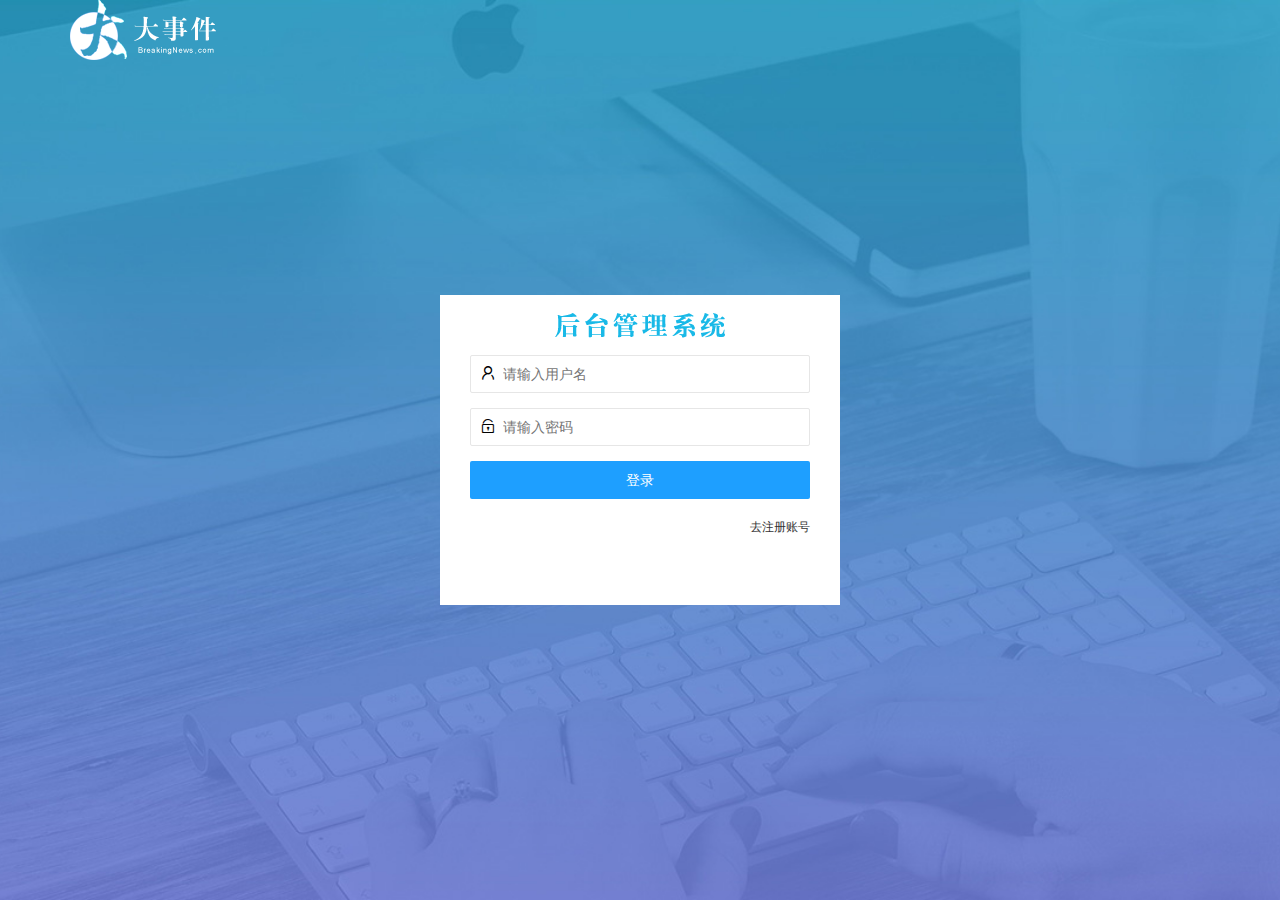
<file: login.html>
<!DOCTYPE html>
<html lang="en">

<head>
    <meta charset="UTF-8" />
    <meta name="viewport" content="width=device-width, initial-scale=1.0" />
    <title>大事件-登录/注册</title>
    <!-- 导入 LayUI 的样式 -->
    <link rel="stylesheet" href="/assets/lib/layui/css/layui.css" />
    <!-- 导入自己的样式表 -->
    <link rel="stylesheet" href="/assets/css/login.css" />
</head>

<body>
    <!-- 头部的 Logo 区域 -->
    <!-- <div class="layui-main">
      <img src="/assets/images/logo.png" alt="" />
    </div> -->
    <div class="layui-main">
        <img src="/assets/images/logo.png" alt="" />
    </div>

    <!-- 登录注册区域 -->
    <!-- <div class="loginAndRegBox">
      <div class="title-box"></div>
    </div> -->
    <div class="loginAndRegBox">
        <div class="title-box"></div>
        <!-- 登录的div -->
        <div class='login-box'>
            <form class="layui-form" action="" id="form_login">
                <div class="layui-form-item ">
                    <i class="layui-icon layui-icon-face-smile layui-icon-username"></i>
                    <input type="text" name="username" required lay-verify="required|pwd" placeholder="请输入用户名"
                        autocomplete="off" class="layui-input ">
                </div>
                <div class="layui-form-item ">
                    <i class="layui-icon layui-icon-face-smile layui-icon-password"></i>
                    <input type="password" name="password" required lay-verify="required|pwd" placeholder="请输入密码"
                        autocomplete="off" class="layui-input">
                </div>
                <button class="layui-btn layui-btn-fluid layui-btn-normal" lay-submit lay-filter="formDemo">登录</button>

                <div class="layui-form-item links">
                    <a href="javascript:;" id="link_reg">
                        去注册账号
                    </a>
                </div>
            </form>
        </div>
        <!-- 注册的div -->
        <div class="reg-box">
            <form class="layui-form" action="" id="form_reg">
                <div class="layui-form-item ">
                    <i class="layui-icon layui-icon-face-smile layui-icon-username"></i>
                    <input type="text" name="username" required lay-verify="required" placeholder="请输入用户名"
                        autocomplete="off" class="layui-input">
                </div>
                <div class="layui-form-item ">
                    <i class="layui-icon layui-icon-face-smile layui-icon-password"></i>
                    <input type="password" name="password" required lay-verify="required|pwd" placeholder="请输入密码"
                        autocomplete="off" class="layui-input">
                </div>
                <div class="layui-form-item ">
                    <i class="layui-icon layui-icon-face-smile layui-icon-password"></i>
                    <input type="password" name="password" required lay-verify="required|pwd|repwd" placeholder="再次确认密码"
                        autocomplete="off" class="layui-input">
                </div>
                <button class="layui-btn layui-btn-fluid layui-btn-normal" lay-submit lay-filter="formDemo">注册</button>

                <div class="layui-form-item links">
                    <a href="javascript:;" id="link_login">
                        登录
                    </a>
                </div>
            </form>

        </div>
    </div>

    <script src="/assets/lib/layui/layui.all.js"></script>
    <script src="/assets/lib/jquery.js"></script>
    <script src="/assets/js/baseAPI.js"></script>
    <script src="/assets/js/login.js"></script>
</body>

</html>
</file>
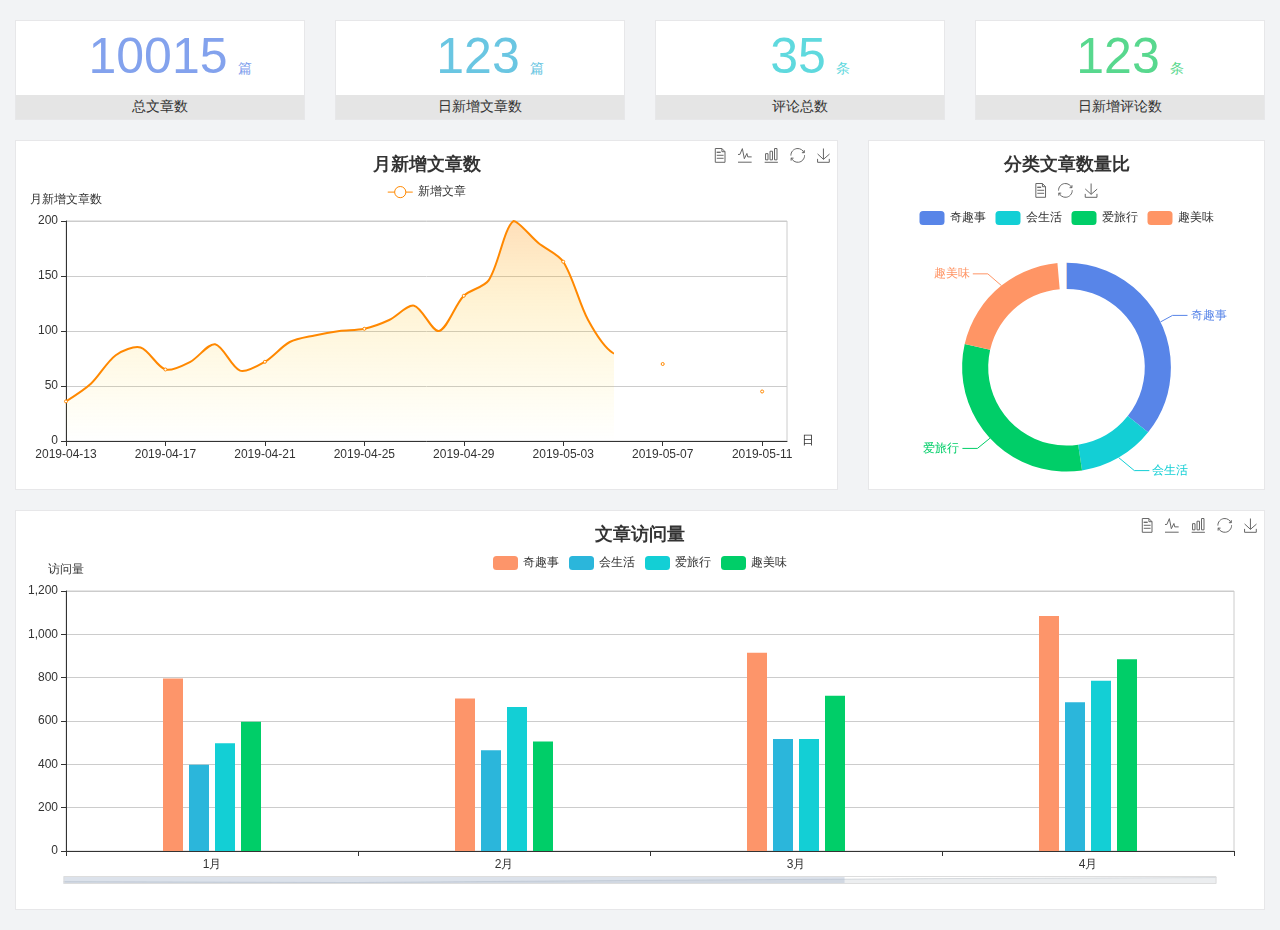
<file: home/dashboard.html>
<!DOCTYPE html>
<html lang="en">

<head>
  <meta charset="UTF-8">
  <meta name="viewport" content="width=device-width, initial-scale=1.0">
  <meta http-equiv="X-UA-Compatible" content="ie=edge">
  <title>图表统计</title>
  <link rel="stylesheet" href="../../assets/lib/bootstrap.css" />
  <link rel="stylesheet" href="../../assets/lib/main.css" />
  <script src="../../assets/lib/jquery.js"></script>
  <script type="text/javascript" src="../../assets/lib/echarts.min.js"></script>
</head>

<body>
  <div class="container-fluid">
    <div class="row spannel_list">
      <div class="col-sm-3 col-xs-6">
        <div class="spannel">
          <em>10015</em><span>篇</span>
          <b>总文章数</b>
        </div>
      </div>
      <div class="col-sm-3 col-xs-6">
        <div class="spannel scolor01">
          <em>123</em><span>篇</span>
          <b>日新增文章数</b>
        </div>
      </div>
      <div class="col-sm-3 col-xs-6">
        <div class="spannel scolor02">
          <em>35</em><span>条</span>
          <b>评论总数</b>
        </div>
      </div>
      <div class="col-sm-3 col-xs-6">
        <div class="spannel scolor03">
          <em>123</em><span>条</span>
          <b>日新增评论数</b>
        </div>
      </div>
    </div>
  </div>

  <div class="container-fluid">
    <div class="row curve-pie">
      <div class="col-lg-8 col-md-8">
        <div class="gragh_pannel" id="curve_show"></div>
      </div>
      <div class="col-lg-4 col-md-4">
        <div class="gragh_pannel" id="pie_show"></div>
      </div>
    </div>
  </div>

  <div class="container-fluid">
    <div class="column_pannel" id="column_show"></div>
  </div>

  <script>
    var oChart = echarts.init(document.getElementById('curve_show'));
    var aList_all = [
      { 'count': 36, 'date': '2019-04-13' },
      { 'count': 52, 'date': '2019-04-14' },
      { 'count': 78, 'date': '2019-04-15' },
      { 'count': 85, 'date': '2019-04-16' },
      { 'count': 65, 'date': '2019-04-17' },
      { 'count': 72, 'date': '2019-04-18' },
      { 'count': 88, 'date': '2019-04-19' },
      { 'count': 64, 'date': '2019-04-20' },
      { 'count': 72, 'date': '2019-04-21' },
      { 'count': 90, 'date': '2019-04-22' },
      { 'count': 96, 'date': '2019-04-23' },
      { 'count': 100, 'date': '2019-04-24' },
      { 'count': 102, 'date': '2019-04-25' },
      { 'count': 110, 'date': '2019-04-26' },
      { 'count': 123, 'date': '2019-04-27' },
      { 'count': 100, 'date': '2019-04-28' },
      { 'count': 132, 'date': '2019-04-29' },
      { 'count': 146, 'date': '2019-04-30' },
      { 'count': 200, 'date': '2019-05-01' },
      { 'count': 180, 'date': '2019-05-02' },
      { 'count': 163, 'date': '2019-05-03' },
      { 'count': 110, 'date': '2019-05-04' },
      { 'count': 80, 'date': '2019-05-05' },
      { 'count': 82, 'date': '2019-05-06' },
      { 'count': 70, 'date': '2019-05-07' },
      { 'count': 65, 'date': '2019-05-08' },
      { 'count': 54, 'date': '2019-05-09' },
      { 'count': 40, 'date': '2019-05-10' },
      { 'count': 45, 'date': '2019-05-11' },
      { 'count': 38, 'date': '2019-05-12' },
    ];

    let aCount = [];
    let aDate = [];

    for (var i = 0; i < aList_all.length; i++) {
      aCount.push(aList_all[i].count);
      aDate.push(aList_all[i].date);
    }

    var chartopt = {
      title: {
        text: '月新增文章数',
        left: 'center',
        top: '10'
      },
      tooltip: {
        trigger: 'axis'
      },
      legend: {
        data: ['新增文章'],
        top: '40'
      },
      toolbox: {
        show: true,
        feature: {
          mark: { show: true },
          dataView: { show: true, readOnly: false },
          magicType: { show: true, type: ['line', 'bar'] },
          restore: { show: true },
          saveAsImage: { show: true }
        }
      },
      calculable: true,
      xAxis: [
        {
          name: '日',
          type: 'category',
          boundaryGap: false,
          data: aDate
        }
      ],
      yAxis: [
        {
          name: '月新增文章数',
          type: 'value'
        }
      ],
      series: [
        {
          name: '新增文章',
          type: 'line',
          smooth: true,
          itemStyle: { normal: { areaStyle: { type: 'default' }, color: '#f80' }, lineStyle: { color: '#f80' } },
          data: aCount
        }],
      areaStyle: {
        normal: {
          color: new echarts.graphic.LinearGradient(0, 0, 0, 1, [{
            offset: 0,
            color: 'rgba(255,136,0,0.39)'
          }, {
            offset: .34,
            color: 'rgba(255,180,0,0.25)'
          }, {
            offset: 1,
            color: 'rgba(255,222,0,0.00)'
          }])

        }
      },
      grid: {
        show: true,
        x: 50,
        x2: 50,
        y: 80,
        height: 220
      }
    };

    oChart.setOption(chartopt);


    var oPie = echarts.init(document.getElementById('pie_show'));
    var oPieopt =
    {
      title: {
        top: 10,
        text: '分类文章数量比',
        x: 'center'
      },
      tooltip: {
        trigger: 'item',
        formatter: "{a} <br/>{b} : {c} ({d}%)"
      },
      color: ['#5885e8', '#13cfd5', '#00ce68', '#ff9565'],
      legend: {
        x: 'center',
        top: 65,
        data: ['奇趣事', '会生活', '爱旅行', '趣美味']
      },
      toolbox: {
        show: true,
        x: 'center',
        top: 35,
        feature: {
          mark: { show: true },
          dataView: { show: true, readOnly: false },
          magicType: {
            show: true,
            type: ['pie', 'funnel'],
            option: {
              funnel: {
                x: '25%',
                width: '50%',
                funnelAlign: 'left',
                max: 1548
              }
            }
          },
          restore: { show: true },
          saveAsImage: { show: true }
        }
      },
      calculable: true,
      series: [
        {
          name: '访问来源',
          type: 'pie',
          radius: ['45%', '60%'],
          center: ['50%', '65%'],
          data: [
            { value: 300, name: '奇趣事' },
            { value: 100, name: '会生活' },
            { value: 260, name: '爱旅行' },
            { value: 180, name: '趣美味' }
          ]
        }
      ]
    };
    oPie.setOption(oPieopt);



    var oColumn = this.echarts.init(document.getElementById('column_show'));
    var oColumnopt =
    {
      title: {
        text: '文章访问量',
        left: 'center',
        top: '10'
      },
      tooltip: {
        trigger: 'axis'
      },
      legend: {
        data: ['奇趣事', '会生活', '爱旅行', '趣美味'],
        top: '40'
      },
      toolbox: {
        show: true,
        feature: {
          mark: { show: true },
          dataView: { show: true, readOnly: false },
          magicType: { show: true, type: ['line', 'bar'] },
          restore: { show: true },
          saveAsImage: { show: true }
        }
      },
      calculable: true,
      xAxis: [
        {
          type: 'category',
          data: ['1月', '2月', '3月', '4月', '5月']
        }
      ],
      yAxis: [
        {
          name: '访问量',
          type: 'value'
        }
      ],
      series: [
        {
          name: '奇趣事',
          type: 'bar',
          barWidth: 20,
          itemStyle: {
            normal: { areaStyle: { type: 'default' }, color: '#fd956a' }
          },
          data: [800, 708, 920, 1090, 1200]
        },
        {
          name: '会生活',
          type: 'bar',
          barWidth: 20,
          itemStyle: {
            normal: { areaStyle: { type: 'default' }, color: '#2bb6db' }
          },
          data: [400, 468, 520, 690, 800]
        },
        {
          name: '爱旅行',
          type: 'bar',
          barWidth: 20,
          itemStyle: {
            normal: { areaStyle: { type: 'default' }, color: '#13cfd5' }
          },
          data: [500, 668, 520, 790, 900]
        },
        {
          name: '趣美味',
          type: 'bar',
          barWidth: 20,
          itemStyle: {
            normal: { areaStyle: { type: 'default' }, color: '#00ce68' }
          },
          data: [600, 508, 720, 890, 1000]
        }
      ],
      grid: {
        show: true,
        x: 50,
        x2: 30,
        y: 80,
        height: 260
      },
      dataZoom: [//给x轴设置滚动条
        {
          start: 0,//默认为0
          end: 100 - 1000 / 31,//默认为100
          type: 'slider',
          show: true,
          xAxisIndex: [0],
          handleSize: 0,//滑动条的 左右2个滑动条的大小
          height: 8,//组件高度
          left: 45, //左边的距离
          right: 50,//右边的距离
          bottom: 26,//右边的距离
          handleColor: '#ddd',//h滑动图标的颜色
          handleStyle: {
            borderColor: "#cacaca",
            borderWidth: "1",
            shadowBlur: 2,
            background: "#ddd",
            shadowColor: "#ddd",
          }
        }]
    };
    oColumn.setOption(oColumnopt);
  </script>
</body>

</html>
</file>
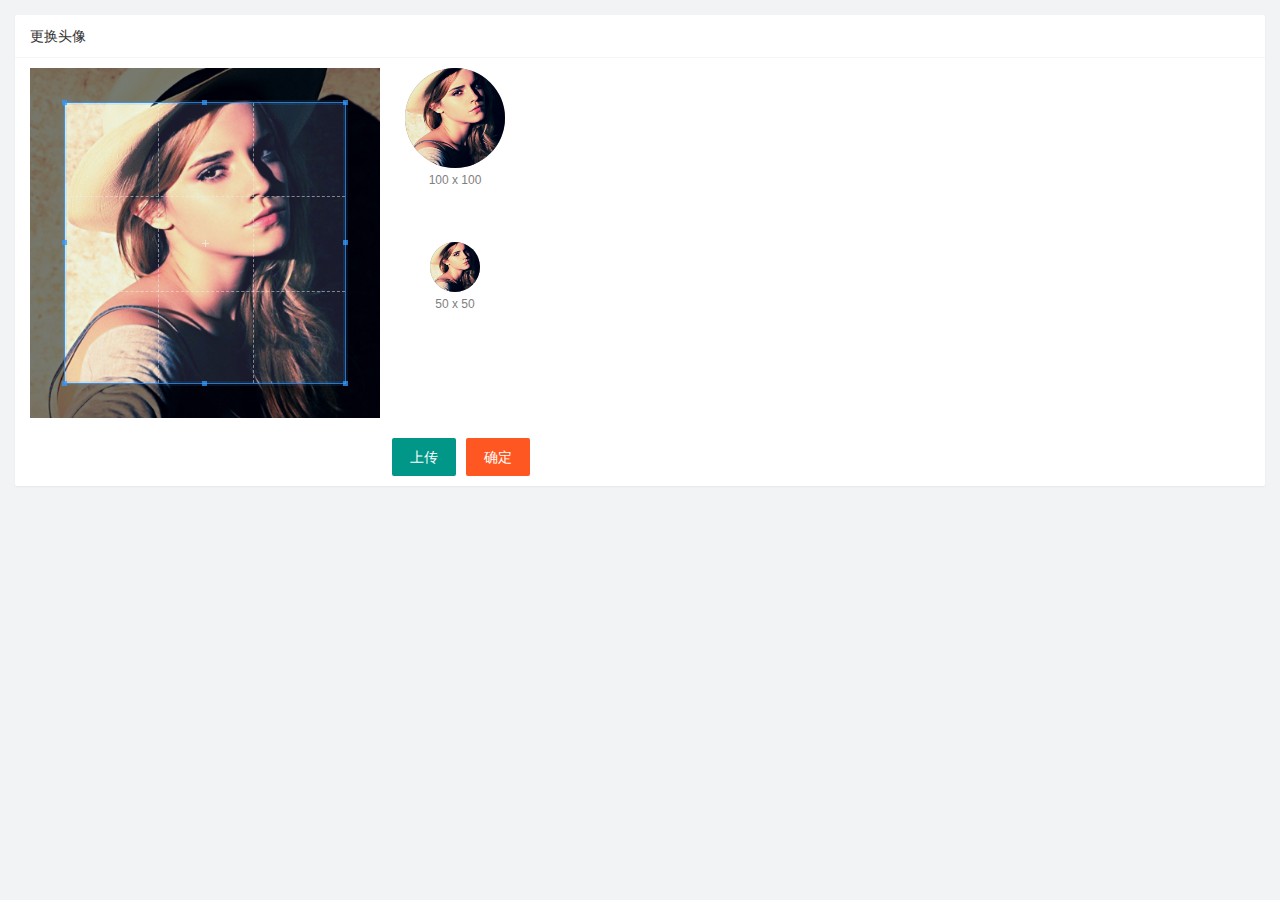
<file: user/user_avatar.html>
<!DOCTYPE html>
<html lang="en">

<head>
    <meta charset="UTF-8" />
    <meta name="viewport" content="width=device-width, initial-scale=1.0" />
    <title>Document</title>
    <link rel="stylesheet" href="/assets/lib/layui/css/layui.css" />
    <link rel="stylesheet" href="/assets/lib/cropper/cropper.css" />
    <link rel="stylesheet" href="/assets/css/user_avatar.css" />

</head>

<body>
    <!-- 卡片区域 -->
    <div class="layui-card">
        <div class="layui-card-header">更换头像</div>
        <div class="layui-card-body">
            <!-- 第一行的图片裁剪和预览区域 -->
            <div class="row1">
                <!-- 图片裁剪区域 -->
                <div class="cropper-box">
                    <!-- 这个 img 标签很重要，将来会把它初始化为裁剪区域 -->
                    <img id="image" src="/assets/images/sample.jpg" />
                </div>
                <!-- 图片的预览区域 -->
                <div class="preview-box">
                    <div>
                        <!-- 宽高为 100px 的预览区域 -->
                        <div class="img-preview w100"></div>
                        <p class="size">100 x 100</p>
                    </div>
                    <div>
                        <!-- 宽高为 50px 的预览区域 -->
                        <div class="img-preview w50"></div>
                        <p class="size">50 x 50</p>
                    </div>
                </div>
            </div>
            <div class="row2">
                <input type="file" id="file" accept="image/png,image/jpeg" />
                <button type="button" class="layui-btn" id="btnChooseImage" >上传</button>
                <button type="button" class="layui-btn layui-btn-danger">确定</button>
            </div>

        </div>
    </div>
    <script src="/assets/lib/jquery.js"></script>
    <script src="/assets/js/baseAPI.js"></script>
    <script src="/assets/lib/layui/layui.all.js"></script>
    <script src="/assets/lib/cropper/Cropper.js"></script>
    <script src="/assets/lib/cropper/jquery-cropper.js"></script>
    
    <script src="/assets/js/user_avatar.js"></script>
</body>

</html>
</file>
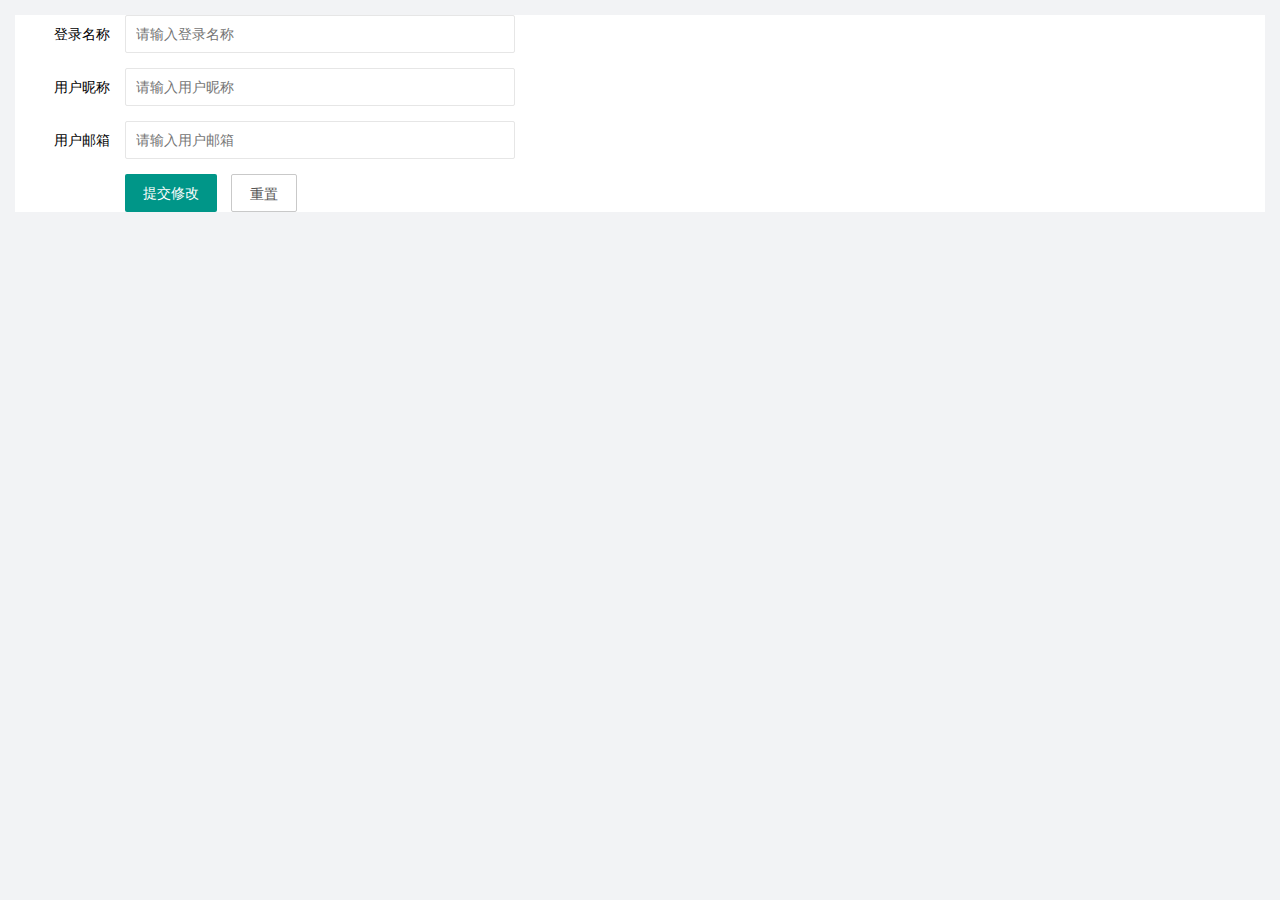
<file: user/user_info.html>
<!DOCTYPE html>
<html lang="en">

<head>
    <meta charset="UTF-8" />
    <meta name="viewport" content="width=device-width, initial-scale=1.0" />
    <title>Document</title>
    <!-- 导入 layui 的样式 -->
    <link rel="stylesheet" href="/assets/lib/layui/css/layui.css" />
    <!-- 导入自己的样式 -->
    <link rel="stylesheet" href="/assets/css/user_info.css" />
</head>

<body>
    <!-- 卡片区域
    <div class="layui-card">
      <div class="layui-card-header">修改用户信息</div>
      <div class="layui-card-body">
        卡片式面板面板通常用于非白色背景色的主体内<br />
        从而映衬出边框投影
      </div>
    </div> -->
    <!-- form 表单区域 -->
    <form class="layui-form" lay-filter="formUserInfo">
        <input type="hidden" name="id" value=""/>
        <div class="layui-form-item">
            <label class="layui-form-label">登录名称</label>
            <div class="layui-input-block">
                <input type="text" name="username" required lay-verify="required" placeholder="请输入登录名称"
                    autocomplete="off" class="layui-input" readonly />
            </div>
        </div>
        <div class="layui-form-item">
            <label class="layui-form-label">用户昵称</label>
            <div class="layui-input-block">
                <input type="text" name="nickname" required lay-verify="required|nickname" placeholder="请输入用户昵称"
                    autocomplete="off" class="layui-input" />
            </div>
        </div>
        <div class="layui-form-item">
            <label class="layui-form-label">用户邮箱</label>
            <div class="layui-input-block">
                <input type="text" name="email" required lay-verify="required|email" placeholder="请输入用户邮箱"
                    autocomplete="off" class="layui-input" />
            </div>
        </div>
        <div class="layui-form-item">
            <div class="layui-input-block">
                <button class="layui-btn" lay-submit lay-filter="formDemo">提交修改</button>
                <button type="reset" class="layui-btn layui-btn-primary" id="btnReset">重置</button>
            </div>
        </div>
    </form>

    <!-- 导入 layui 的 js -->
    <script src="/assets/lib/layui/layui.all.js"></script>
    <!-- 导入 jquery -->
    <script src="/assets/lib/jquery.js"></script>
    <script src="/assets/js/baseAPI.js"></script>
    <!-- 导入自己的 js -->
    <script src="/assets/js/user_info.js"></script>
</body>

</html>
</file>
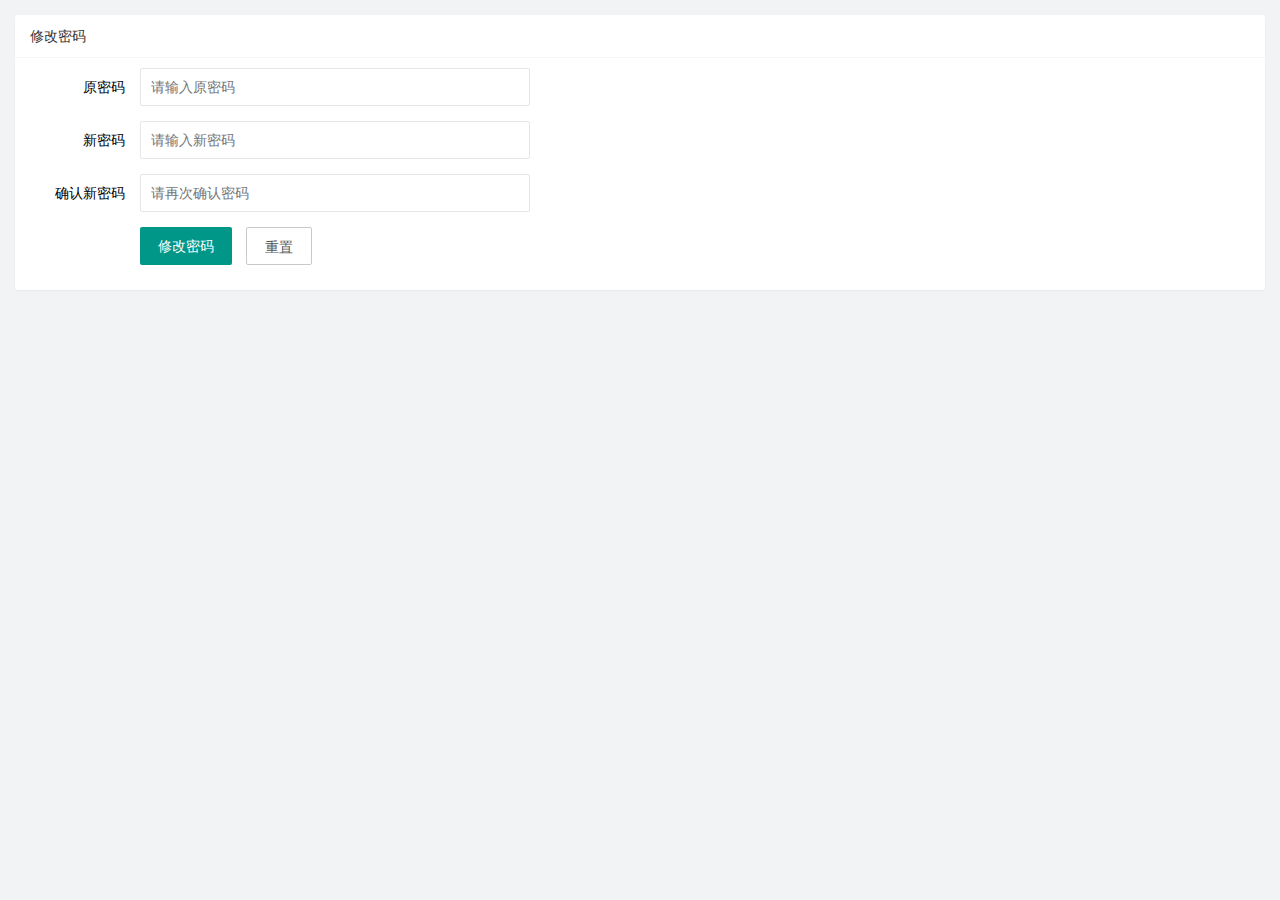
<file: user/user_pwd.html>
<!DOCTYPE html>
<html lang="en">

<head>
    <meta charset="UTF-8" />
    <meta name="viewport" content="width=device-width, initial-scale=1.0" />
    <title>Document</title>
    <link rel="stylesheet" href="/assets/lib/layui/css/layui.css" />
    <link rel="stylesheet" href="/assets/css/user_pwd.css" />
</head>

<body>
    <!-- 卡片区域 -->
    <div class="layui-card">
        <div class="layui-card-header">修改密码</div>
        <div class="layui-card-body">
            <form class="layui-form">
                <div class="layui-form-item">
                    <label class="layui-form-label">原密码</label>
                    <div class="layui-input-block">
                        <input type="password" name="oldPwd" required lay-verify="required|pwd" placeholder="请输入原密码"
                            autocomplete="off" class="layui-input" />
                    </div>
                </div>
                <div class="layui-form-item">
                    <label class="layui-form-label">新密码</label>
                    <div class="layui-input-block">
                        <input type="password" name="newPwd" required lay-verify="required|pwd|samePwd" placeholder="请输入新密码"
                            autocomplete="off" class="layui-input" />
                    </div>
                </div>
                <div class="layui-form-item">
                    <label class="layui-form-label">确认新密码</label>
                    <div class="layui-input-block">
                        <input type="password" name="rePwd" required lay-verify="required|pwd|rePwd" placeholder="请再次确认密码"
                            autocomplete="off" class="layui-input" />
                    </div>
                </div>
                <div class="layui-form-item">
                    <div class="layui-input-block">
                        <button class="layui-btn" lay-submit lay-filter="formDemo">修改密码</button>
                        <button type="reset" class="layui-btn layui-btn-primary">重置</button>
                    </div>
                </div>
            </form>
        </div>
    </div>
    <!-- 导入 layui 的 js -->
    <script src="/assets/lib/layui/layui.all.js"></script>
    <!-- 导入 jQuery -->
    <script src="/assets/lib/jquery.js"></script>
    <!-- 导入 baseAPI -->
    <script src="/assets/js/baseAPI.js"></script>
    <!-- 导入自己的 js -->
    <script src="/assets/js/user_pwd.js"></script>
</body>

</html>
</file>
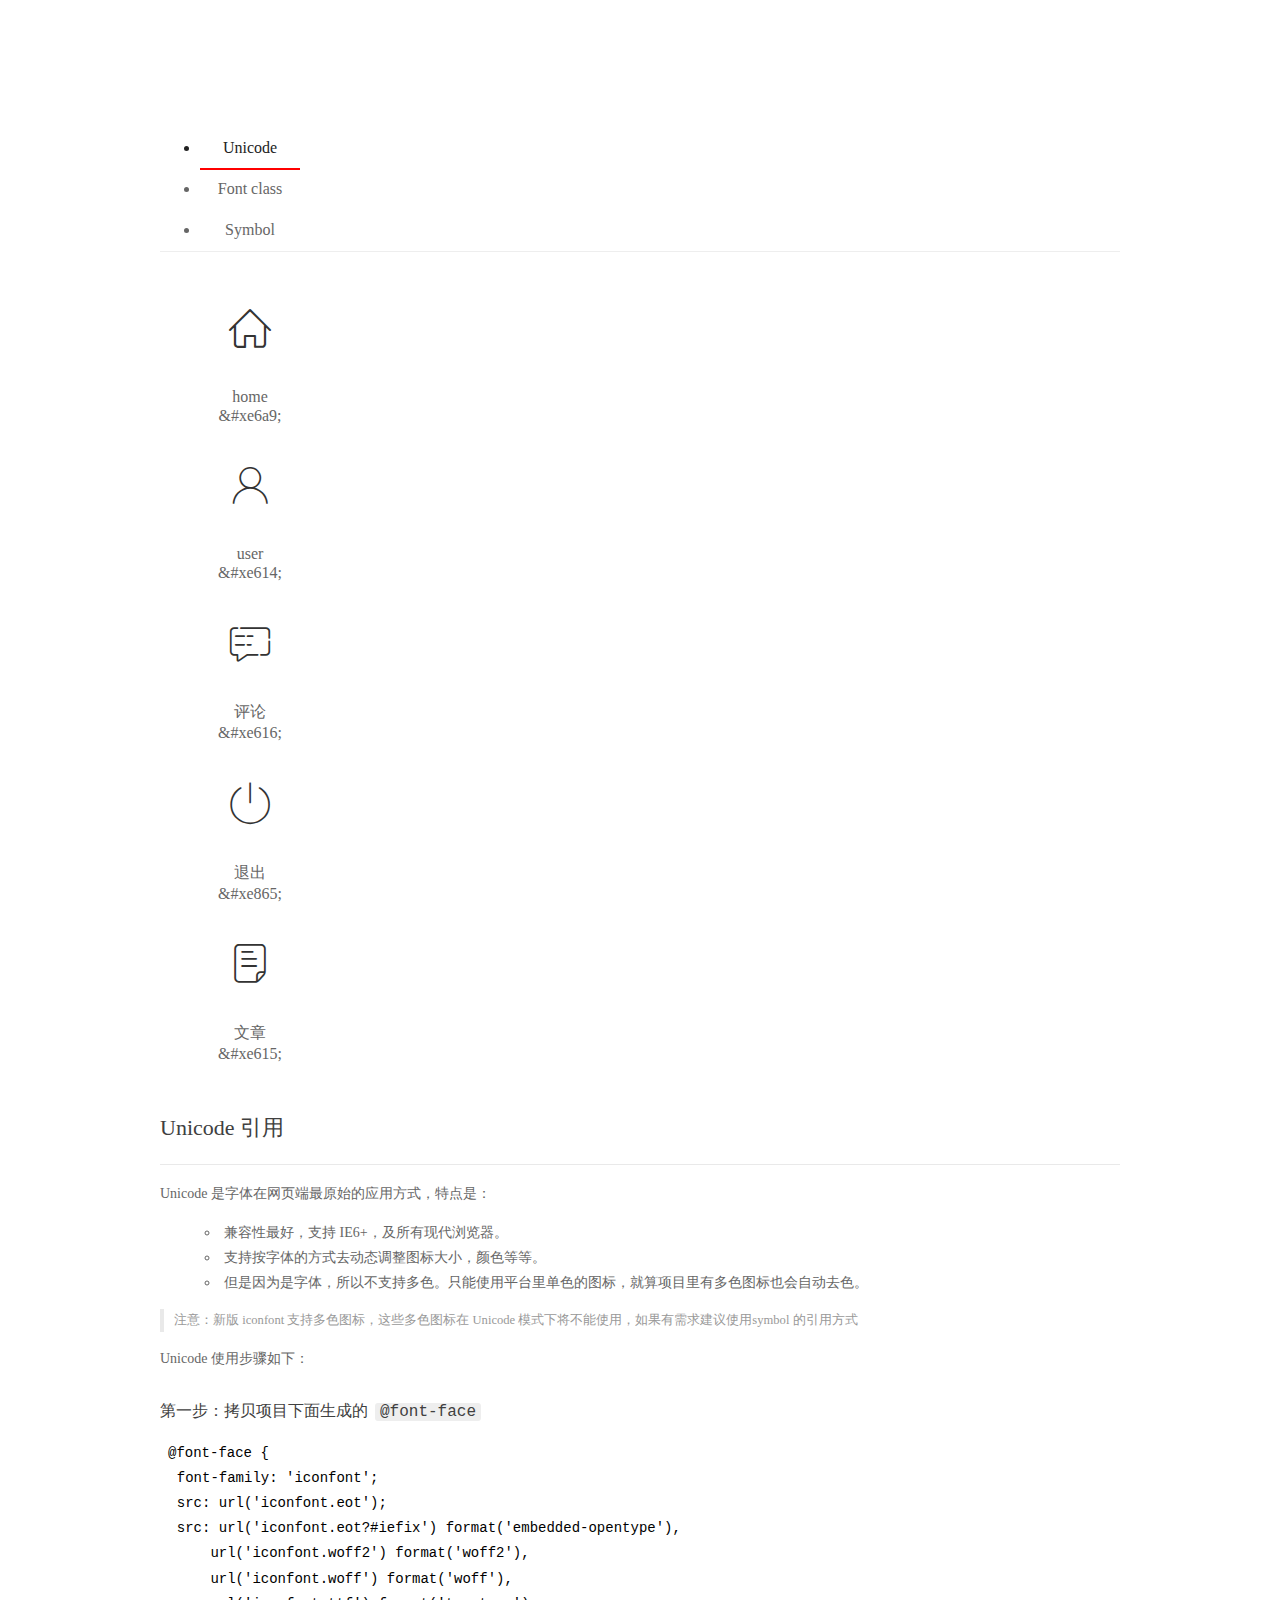
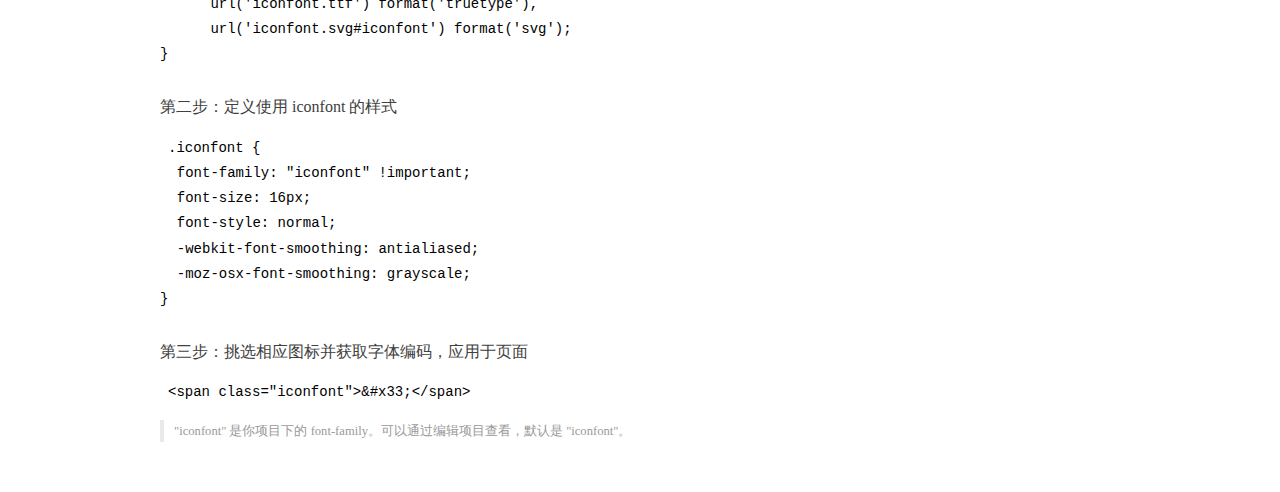
<file: assets/fonts/demo_index.html>
<!DOCTYPE html>
<html>
<head>
  <meta charset="utf-8"/>
  <title>IconFont Demo</title>
  <link rel="shortcut icon" href="https://gtms04.alicdn.com/tps/i4/TB1_oz6GVXXXXaFXpXXJDFnIXXX-64-64.ico" type="image/x-icon"/>
  <link rel="stylesheet" href="https://g.alicdn.com/thx/cube/1.3.2/cube.min.css">
  <link rel="stylesheet" href="demo.css">
  <link rel="stylesheet" href="iconfont.css">
  <script src="iconfont.js"></script>
  <!-- jQuery -->
  <script src="https://a1.alicdn.com/oss/uploads/2018/12/26/7bfddb60-08e8-11e9-9b04-53e73bb6408b.js"></script>
  <!-- 代码高亮 -->
  <script src="https://a1.alicdn.com/oss/uploads/2018/12/26/a3f714d0-08e6-11e9-8a15-ebf944d7534c.js"></script>
</head>
<body>
  <div class="main">
    <h1 class="logo"><a href="https://www.iconfont.cn/" title="iconfont 首页" target="_blank">&#xe86b;</a></h1>
    <div class="nav-tabs">
      <ul id="tabs" class="dib-box">
        <li class="dib active"><span>Unicode</span></li>
        <li class="dib"><span>Font class</span></li>
        <li class="dib"><span>Symbol</span></li>
      </ul>
      
    </div>
    <div class="tab-container">
      <div class="content unicode" style="display: block;">
          <ul class="icon_lists dib-box">
          
            <li class="dib">
              <span class="icon iconfont">&#xe6a9;</span>
                <div class="name">home</div>
                <div class="code-name">&amp;#xe6a9;</div>
              </li>
          
            <li class="dib">
              <span class="icon iconfont">&#xe614;</span>
                <div class="name">user</div>
                <div class="code-name">&amp;#xe614;</div>
              </li>
          
            <li class="dib">
              <span class="icon iconfont">&#xe616;</span>
                <div class="name">评论</div>
                <div class="code-name">&amp;#xe616;</div>
              </li>
          
            <li class="dib">
              <span class="icon iconfont">&#xe865;</span>
                <div class="name">退出</div>
                <div class="code-name">&amp;#xe865;</div>
              </li>
          
            <li class="dib">
              <span class="icon iconfont">&#xe615;</span>
                <div class="name">文章</div>
                <div class="code-name">&amp;#xe615;</div>
              </li>
          
          </ul>
          <div class="article markdown">
          <h2 id="unicode-">Unicode 引用</h2>
          <hr>

          <p>Unicode 是字体在网页端最原始的应用方式，特点是：</p>
          <ul>
            <li>兼容性最好，支持 IE6+，及所有现代浏览器。</li>
            <li>支持按字体的方式去动态调整图标大小，颜色等等。</li>
            <li>但是因为是字体，所以不支持多色。只能使用平台里单色的图标，就算项目里有多色图标也会自动去色。</li>
          </ul>
          <blockquote>
            <p>注意：新版 iconfont 支持多色图标，这些多色图标在 Unicode 模式下将不能使用，如果有需求建议使用symbol 的引用方式</p>
          </blockquote>
          <p>Unicode 使用步骤如下：</p>
          <h3 id="-font-face">第一步：拷贝项目下面生成的 <code>@font-face</code></h3>
<pre><code class="language-css"
>@font-face {
  font-family: 'iconfont';
  src: url('iconfont.eot');
  src: url('iconfont.eot?#iefix') format('embedded-opentype'),
      url('iconfont.woff2') format('woff2'),
      url('iconfont.woff') format('woff'),
      url('iconfont.ttf') format('truetype'),
      url('iconfont.svg#iconfont') format('svg');
}
</code></pre>
          <h3 id="-iconfont-">第二步：定义使用 iconfont 的样式</h3>
<pre><code class="language-css"
>.iconfont {
  font-family: "iconfont" !important;
  font-size: 16px;
  font-style: normal;
  -webkit-font-smoothing: antialiased;
  -moz-osx-font-smoothing: grayscale;
}
</code></pre>
          <h3 id="-">第三步：挑选相应图标并获取字体编码，应用于页面</h3>
<pre>
<code class="language-html"
>&lt;span class="iconfont"&gt;&amp;#x33;&lt;/span&gt;
</code></pre>
          <blockquote>
            <p>"iconfont" 是你项目下的 font-family。可以通过编辑项目查看，默认是 "iconfont"。</p>
          </blockquote>
          </div>
      </div>
      <div class="content font-class">
        <ul class="icon_lists dib-box">
          
          <li class="dib">
            <span class="icon iconfont icon-home"></span>
            <div class="name">
              home
            </div>
            <div class="code-name">.icon-home
            </div>
          </li>
          
          <li class="dib">
            <span class="icon iconfont icon-user"></span>
            <div class="name">
              user
            </div>
            <div class="code-name">.icon-user
            </div>
          </li>
          
          <li class="dib">
            <span class="icon iconfont icon-pinglun"></span>
            <div class="name">
              评论
            </div>
            <div class="code-name">.icon-pinglun
            </div>
          </li>
          
          <li class="dib">
            <span class="icon iconfont icon-tuichu"></span>
            <div class="name">
              退出
            </div>
            <div class="code-name">.icon-tuichu
            </div>
          </li>
          
          <li class="dib">
            <span class="icon iconfont icon-16"></span>
            <div class="name">
              文章
            </div>
            <div class="code-name">.icon-16
            </div>
          </li>
          
        </ul>
        <div class="article markdown">
        <h2 id="font-class-">font-class 引用</h2>
        <hr>

        <p>font-class 是 Unicode 使用方式的一种变种，主要是解决 Unicode 书写不直观，语意不明确的问题。</p>
        <p>与 Unicode 使用方式相比，具有如下特点：</p>
        <ul>
          <li>兼容性良好，支持 IE8+，及所有现代浏览器。</li>
          <li>相比于 Unicode 语意明确，书写更直观。可以很容易分辨这个 icon 是什么。</li>
          <li>因为使用 class 来定义图标，所以当要替换图标时，只需要修改 class 里面的 Unicode 引用。</li>
          <li>不过因为本质上还是使用的字体，所以多色图标还是不支持的。</li>
        </ul>
        <p>使用步骤如下：</p>
        <h3 id="-fontclass-">第一步：引入项目下面生成的 fontclass 代码：</h3>
<pre><code class="language-html">&lt;link rel="stylesheet" href="./iconfont.css"&gt;
</code></pre>
        <h3 id="-">第二步：挑选相应图标并获取类名，应用于页面：</h3>
<pre><code class="language-html">&lt;span class="iconfont icon-xxx"&gt;&lt;/span&gt;
</code></pre>
        <blockquote>
          <p>"
            iconfont" 是你项目下的 font-family。可以通过编辑项目查看，默认是 "iconfont"。</p>
        </blockquote>
      </div>
      </div>
      <div class="content symbol">
          <ul class="icon_lists dib-box">
          
            <li class="dib">
                <svg class="icon svg-icon" aria-hidden="true">
                  <use xlink:href="#icon-home"></use>
                </svg>
                <div class="name">home</div>
                <div class="code-name">#icon-home</div>
            </li>
          
            <li class="dib">
                <svg class="icon svg-icon" aria-hidden="true">
                  <use xlink:href="#icon-user"></use>
                </svg>
                <div class="name">user</div>
                <div class="code-name">#icon-user</div>
            </li>
          
            <li class="dib">
                <svg class="icon svg-icon" aria-hidden="true">
                  <use xlink:href="#icon-pinglun"></use>
                </svg>
                <div class="name">评论</div>
                <div class="code-name">#icon-pinglun</div>
            </li>
          
            <li class="dib">
                <svg class="icon svg-icon" aria-hidden="true">
                  <use xlink:href="#icon-tuichu"></use>
                </svg>
                <div class="name">退出</div>
                <div class="code-name">#icon-tuichu</div>
            </li>
          
            <li class="dib">
                <svg class="icon svg-icon" aria-hidden="true">
                  <use xlink:href="#icon-16"></use>
                </svg>
                <div class="name">文章</div>
                <div class="code-name">#icon-16</div>
            </li>
          
          </ul>
          <div class="article markdown">
          <h2 id="symbol-">Symbol 引用</h2>
          <hr>

          <p>这是一种全新的使用方式，应该说这才是未来的主流，也是平台目前推荐的用法。相关介绍可以参考这篇<a href="">文章</a>
            这种用法其实是做了一个 SVG 的集合，与另外两种相比具有如下特点：</p>
          <ul>
            <li>支持多色图标了，不再受单色限制。</li>
            <li>通过一些技巧，支持像字体那样，通过 <code>font-size</code>, <code>color</code> 来调整样式。</li>
            <li>兼容性较差，支持 IE9+，及现代浏览器。</li>
            <li>浏览器渲染 SVG 的性能一般，还不如 png。</li>
          </ul>
          <p>使用步骤如下：</p>
          <h3 id="-symbol-">第一步：引入项目下面生成的 symbol 代码：</h3>
<pre><code class="language-html">&lt;script src="./iconfont.js"&gt;&lt;/script&gt;
</code></pre>
          <h3 id="-css-">第二步：加入通用 CSS 代码（引入一次就行）：</h3>
<pre><code class="language-html">&lt;style&gt;
.icon {
  width: 1em;
  height: 1em;
  vertical-align: -0.15em;
  fill: currentColor;
  overflow: hidden;
}
&lt;/style&gt;
</code></pre>
          <h3 id="-">第三步：挑选相应图标并获取类名，应用于页面：</h3>
<pre><code class="language-html">&lt;svg class="icon" aria-hidden="true"&gt;
  &lt;use xlink:href="#icon-xxx"&gt;&lt;/use&gt;
&lt;/svg&gt;
</code></pre>
          </div>
      </div>

    </div>
  </div>
  <script>
  $(document).ready(function () {
      $('.tab-container .content:first').show()

      $('#tabs li').click(function (e) {
        var tabContent = $('.tab-container .content')
        var index = $(this).index()

        if ($(this).hasClass('active')) {
          return
        } else {
          $('#tabs li').removeClass('active')
          $(this).addClass('active')

          tabContent.hide().eq(index).fadeIn()
        }
      })
    })
  </script>
</body>
</html>
</file>
<file: assets/lib/layui/css/layui.css>
/** layui-v2.5.5 MIT License By https://www.layui.com */
 .layui-inline,img{display:inline-block;vertical-align:middle}h1,h2,h3,h4,h5,h6{font-weight:400}.layui-edge,.layui-header,.layui-inline,.layui-main{position:relative}.layui-body,.layui-edge,.layui-elip{overflow:hidden}.layui-btn,.layui-edge,.layui-inline,img{vertical-align:middle}.layui-btn,.layui-disabled,.layui-icon,.layui-unselect{-moz-user-select:none;-webkit-user-select:none;-ms-user-select:none}.layui-elip,.layui-form-checkbox span,.layui-form-pane .layui-form-label{text-overflow:ellipsis;white-space:nowrap}.layui-breadcrumb,.layui-tree-btnGroup{visibility:hidden}blockquote,body,button,dd,div,dl,dt,form,h1,h2,h3,h4,h5,h6,input,li,ol,p,pre,td,textarea,th,ul{margin:0;padding:0;-webkit-tap-highlight-color:rgba(0,0,0,0)}a:active,a:hover{outline:0}img{border:none}li{list-style:none}table{border-collapse:collapse;border-spacing:0}h4,h5,h6{font-size:100%}button,input,optgroup,option,select,textarea{font-family:inherit;font-size:inherit;font-style:inherit;font-weight:inherit;outline:0}pre{white-space:pre-wrap;white-space:-moz-pre-wrap;white-space:-pre-wrap;white-space:-o-pre-wrap;word-wrap:break-word}body{line-height:24px;font:14px Helvetica Neue,Helvetica,PingFang SC,Tahoma,Arial,sans-serif}hr{height:1px;margin:10px 0;border:0;clear:both}a{color:#333;text-decoration:none}a:hover{color:#777}a cite{font-style:normal;*cursor:pointer}.layui-border-box,.layui-border-box *{box-sizing:border-box}.layui-box,.layui-box *{box-sizing:content-box}.layui-clear{clear:both;*zoom:1}.layui-clear:after{content:'\20';clear:both;*zoom:1;display:block;height:0}.layui-inline{*display:inline;*zoom:1}.layui-edge{display:inline-block;width:0;height:0;border-width:6px;border-style:dashed;border-color:transparent}.layui-edge-top{top:-4px;border-bottom-color:#999;border-bottom-style:solid}.layui-edge-right{border-left-color:#999;border-left-style:solid}.layui-edge-bottom{top:2px;border-top-color:#999;border-top-style:solid}.layui-edge-left{border-right-color:#999;border-right-style:solid}.layui-disabled,.layui-disabled:hover{color:#d2d2d2!important;cursor:not-allowed!important}.layui-circle{border-radius:100%}.layui-show{display:block!important}.layui-hide{display:none!important}@font-face{font-family:layui-icon;src:url(../font/iconfont.eot?v=250);src:url(../font/iconfont.eot?v=250#iefix) format('embedded-opentype'),url(../font/iconfont.woff2?v=250) format('woff2'),url(../font/iconfont.woff?v=250) format('woff'),url(../font/iconfont.ttf?v=250) format('truetype'),url(../font/iconfont.svg?v=250#layui-icon) format('svg')}.layui-icon{font-family:layui-icon!important;font-size:16px;font-style:normal;-webkit-font-smoothing:antialiased;-moz-osx-font-smoothing:grayscale}.layui-icon-reply-fill:before{content:"\e611"}.layui-icon-set-fill:before{content:"\e614"}.layui-icon-menu-fill:before{content:"\e60f"}.layui-icon-search:before{content:"\e615"}.layui-icon-share:before{content:"\e641"}.layui-icon-set-sm:before{content:"\e620"}.layui-icon-engine:before{content:"\e628"}.layui-icon-close:before{content:"\1006"}.layui-icon-close-fill:before{content:"\1007"}.layui-icon-chart-screen:before{content:"\e629"}.layui-icon-star:before{content:"\e600"}.layui-icon-circle-dot:before{content:"\e617"}.layui-icon-chat:before{content:"\e606"}.layui-icon-release:before{content:"\e609"}.layui-icon-list:before{content:"\e60a"}.layui-icon-chart:before{content:"\e62c"}.layui-icon-ok-circle:before{content:"\1005"}.layui-icon-layim-theme:before{content:"\e61b"}.layui-icon-table:before{content:"\e62d"}.layui-icon-right:before{content:"\e602"}.layui-icon-left:before{content:"\e603"}.layui-icon-cart-simple:before{content:"\e698"}.layui-icon-face-cry:before{content:"\e69c"}.layui-icon-face-smile:before{content:"\e6af"}.layui-icon-survey:before{content:"\e6b2"}.layui-icon-tree:before{content:"\e62e"}.layui-icon-upload-circle:before{content:"\e62f"}.layui-icon-add-circle:before{content:"\e61f"}.layui-icon-download-circle:before{content:"\e601"}.layui-icon-templeate-1:before{content:"\e630"}.layui-icon-util:before{content:"\e631"}.layui-icon-face-surprised:before{content:"\e664"}.layui-icon-edit:before{content:"\e642"}.layui-icon-speaker:before{content:"\e645"}.layui-icon-down:before{content:"\e61a"}.layui-icon-file:before{content:"\e621"}.layui-icon-layouts:before{content:"\e632"}.layui-icon-rate-half:before{content:"\e6c9"}.layui-icon-add-circle-fine:before{content:"\e608"}.layui-icon-prev-circle:before{content:"\e633"}.layui-icon-read:before{content:"\e705"}.layui-icon-404:before{content:"\e61c"}.layui-icon-carousel:before{content:"\e634"}.layui-icon-help:before{content:"\e607"}.layui-icon-code-circle:before{content:"\e635"}.layui-icon-water:before{content:"\e636"}.layui-icon-username:before{content:"\e66f"}.layui-icon-find-fill:before{content:"\e670"}.layui-icon-about:before{content:"\e60b"}.layui-icon-location:before{content:"\e715"}.layui-icon-up:before{content:"\e619"}.layui-icon-pause:before{content:"\e651"}.layui-icon-date:before{content:"\e637"}.layui-icon-layim-uploadfile:before{content:"\e61d"}.layui-icon-delete:before{content:"\e640"}.layui-icon-play:before{content:"\e652"}.layui-icon-top:before{content:"\e604"}.layui-icon-friends:before{content:"\e612"}.layui-icon-refresh-3:before{content:"\e9aa"}.layui-icon-ok:before{content:"\e605"}.layui-icon-layer:before{content:"\e638"}.layui-icon-face-smile-fine:before{content:"\e60c"}.layui-icon-dollar:before{content:"\e659"}.layui-icon-group:before{content:"\e613"}.layui-icon-layim-download:before{content:"\e61e"}.layui-icon-picture-fine:before{content:"\e60d"}.layui-icon-link:before{content:"\e64c"}.layui-icon-diamond:before{content:"\e735"}.layui-icon-log:before{content:"\e60e"}.layui-icon-rate-solid:before{content:"\e67a"}.layui-icon-fonts-del:before{content:"\e64f"}.layui-icon-unlink:before{content:"\e64d"}.layui-icon-fonts-clear:before{content:"\e639"}.layui-icon-triangle-r:before{content:"\e623"}.layui-icon-circle:before{content:"\e63f"}.layui-icon-radio:before{content:"\e643"}.layui-icon-align-center:before{content:"\e647"}.layui-icon-align-right:before{content:"\e648"}.layui-icon-align-left:before{content:"\e649"}.layui-icon-loading-1:before{content:"\e63e"}.layui-icon-return:before{content:"\e65c"}.layui-icon-fonts-strong:before{content:"\e62b"}.layui-icon-upload:before{content:"\e67c"}.layui-icon-dialogue:before{content:"\e63a"}.layui-icon-video:before{content:"\e6ed"}.layui-icon-headset:before{content:"\e6fc"}.layui-icon-cellphone-fine:before{content:"\e63b"}.layui-icon-add-1:before{content:"\e654"}.layui-icon-face-smile-b:before{content:"\e650"}.layui-icon-fonts-html:before{content:"\e64b"}.layui-icon-form:before{content:"\e63c"}.layui-icon-cart:before{content:"\e657"}.layui-icon-camera-fill:before{content:"\e65d"}.layui-icon-tabs:before{content:"\e62a"}.layui-icon-fonts-code:before{content:"\e64e"}.layui-icon-fire:before{content:"\e756"}.layui-icon-set:before{content:"\e716"}.layui-icon-fonts-u:before{content:"\e646"}.layui-icon-triangle-d:before{content:"\e625"}.layui-icon-tips:before{content:"\e702"}.layui-icon-picture:before{content:"\e64a"}.layui-icon-more-vertical:before{content:"\e671"}.layui-icon-flag:before{content:"\e66c"}.layui-icon-loading:before{content:"\e63d"}.layui-icon-fonts-i:before{content:"\e644"}.layui-icon-refresh-1:before{content:"\e666"}.layui-icon-rmb:before{content:"\e65e"}.layui-icon-home:before{content:"\e68e"}.layui-icon-user:before{content:"\e770"}.layui-icon-notice:before{content:"\e667"}.layui-icon-login-weibo:before{content:"\e675"}.layui-icon-voice:before{content:"\e688"}.layui-icon-upload-drag:before{content:"\e681"}.layui-icon-login-qq:before{content:"\e676"}.layui-icon-snowflake:before{content:"\e6b1"}.layui-icon-file-b:before{content:"\e655"}.layui-icon-template:before{content:"\e663"}.layui-icon-auz:before{content:"\e672"}.layui-icon-console:before{content:"\e665"}.layui-icon-app:before{content:"\e653"}.layui-icon-prev:before{content:"\e65a"}.layui-icon-website:before{content:"\e7ae"}.layui-icon-next:before{content:"\e65b"}.layui-icon-component:before{content:"\e857"}.layui-icon-more:before{content:"\e65f"}.layui-icon-login-wechat:before{content:"\e677"}.layui-icon-shrink-right:before{content:"\e668"}.layui-icon-spread-left:before{content:"\e66b"}.layui-icon-camera:before{content:"\e660"}.layui-icon-note:before{content:"\e66e"}.layui-icon-refresh:before{content:"\e669"}.layui-icon-female:before{content:"\e661"}.layui-icon-male:before{content:"\e662"}.layui-icon-password:before{content:"\e673"}.layui-icon-senior:before{content:"\e674"}.layui-icon-theme:before{content:"\e66a"}.layui-icon-tread:before{content:"\e6c5"}.layui-icon-praise:before{content:"\e6c6"}.layui-icon-star-fill:before{content:"\e658"}.layui-icon-rate:before{content:"\e67b"}.layui-icon-template-1:before{content:"\e656"}.layui-icon-vercode:before{content:"\e679"}.layui-icon-cellphone:before{content:"\e678"}.layui-icon-screen-full:before{content:"\e622"}.layui-icon-screen-restore:before{content:"\e758"}.layui-icon-cols:before{content:"\e610"}.layui-icon-export:before{content:"\e67d"}.layui-icon-print:before{content:"\e66d"}.layui-icon-slider:before{content:"\e714"}.layui-icon-addition:before{content:"\e624"}.layui-icon-subtraction:before{content:"\e67e"}.layui-icon-service:before{content:"\e626"}.layui-icon-transfer:before{content:"\e691"}.layui-main{width:1140px;margin:0 auto}.layui-header{z-index:1000;height:60px}.layui-header a:hover{transition:all .5s;-webkit-transition:all .5s}.layui-side{position:fixed;left:0;top:0;bottom:0;z-index:999;width:200px;overflow-x:hidden}.layui-side-scroll{position:relative;width:220px;height:100%;overflow-x:hidden}.layui-body{position:absolute;left:200px;right:0;top:0;bottom:0;z-index:998;width:auto;overflow-y:auto;box-sizing:border-box}.layui-layout-body{overflow:hidden}.layui-layout-admin .layui-header{background-color:#23262E}.layui-layout-admin .layui-side{top:60px;width:200px;overflow-x:hidden}.layui-layout-admin .layui-body{position:fixed;top:60px;bottom:44px}.layui-layout-admin .layui-main{width:auto;margin:0 15px}.layui-layout-admin .layui-footer{position:fixed;left:200px;right:0;bottom:0;height:44px;line-height:44px;padding:0 15px;background-color:#eee}.layui-layout-admin .layui-logo{position:absolute;left:0;top:0;width:200px;height:100%;line-height:60px;text-align:center;color:#009688;font-size:16px}.layui-layout-admin .layui-header .layui-nav{background:0 0}.layui-layout-left{position:absolute!important;left:200px;top:0}.layui-layout-right{position:absolute!important;right:0;top:0}.layui-container{position:relative;margin:0 auto;padding:0 15px;box-sizing:border-box}.layui-fluid{position:relative;margin:0 auto;padding:0 15px}.layui-row:after,.layui-row:before{content:'';display:block;clear:both}.layui-col-lg1,.layui-col-lg10,.layui-col-lg11,.layui-col-lg12,.layui-col-lg2,.layui-col-lg3,.layui-col-lg4,.layui-col-lg5,.layui-col-lg6,.layui-col-lg7,.layui-col-lg8,.layui-col-lg9,.layui-col-md1,.layui-col-md10,.layui-col-md11,.layui-col-md12,.layui-col-md2,.layui-col-md3,.layui-col-md4,.layui-col-md5,.layui-col-md6,.layui-col-md7,.layui-col-md8,.layui-col-md9,.layui-col-sm1,.layui-col-sm10,.layui-col-sm11,.layui-col-sm12,.layui-col-sm2,.layui-col-sm3,.layui-col-sm4,.layui-col-sm5,.layui-col-sm6,.layui-col-sm7,.layui-col-sm8,.layui-col-sm9,.layui-col-xs1,.layui-col-xs10,.layui-col-xs11,.layui-col-xs12,.layui-col-xs2,.layui-col-xs3,.layui-col-xs4,.layui-col-xs5,.layui-col-xs6,.layui-col-xs7,.layui-col-xs8,.layui-col-xs9{position:relative;display:block;box-sizing:border-box}.layui-col-xs1,.layui-col-xs10,.layui-col-xs11,.layui-col-xs12,.layui-col-xs2,.layui-col-xs3,.layui-col-xs4,.layui-col-xs5,.layui-col-xs6,.layui-col-xs7,.layui-col-xs8,.layui-col-xs9{float:left}.layui-col-xs1{width:8.33333333%}.layui-col-xs2{width:16.66666667%}.layui-col-xs3{width:25%}.layui-col-xs4{width:33.33333333%}.layui-col-xs5{width:41.66666667%}.layui-col-xs6{width:50%}.layui-col-xs7{width:58.33333333%}.layui-col-xs8{width:66.66666667%}.layui-col-xs9{width:75%}.layui-col-xs10{width:83.33333333%}.layui-col-xs11{width:91.66666667%}.layui-col-xs12{width:100%}.layui-col-xs-offset1{margin-left:8.33333333%}.layui-col-xs-offset2{margin-left:16.66666667%}.layui-col-xs-offset3{margin-left:25%}.layui-col-xs-offset4{margin-left:33.33333333%}.layui-col-xs-offset5{margin-left:41.66666667%}.layui-col-xs-offset6{margin-left:50%}.layui-col-xs-offset7{margin-left:58.33333333%}.layui-col-xs-offset8{margin-left:66.66666667%}.layui-col-xs-offset9{margin-left:75%}.layui-col-xs-offset10{margin-left:83.33333333%}.layui-col-xs-offset11{margin-left:91.66666667%}.layui-col-xs-offset12{margin-left:100%}@media screen and (max-width:768px){.layui-hide-xs{display:none!important}.layui-show-xs-block{display:block!important}.layui-show-xs-inline{display:inline!important}.layui-show-xs-inline-block{display:inline-block!important}}@media screen and (min-width:768px){.layui-container{width:750px}.layui-hide-sm{display:none!important}.layui-show-sm-block{display:block!important}.layui-show-sm-inline{display:inline!important}.layui-show-sm-inline-block{display:inline-block!important}.layui-col-sm1,.layui-col-sm10,.layui-col-sm11,.layui-col-sm12,.layui-col-sm2,.layui-col-sm3,.layui-col-sm4,.layui-col-sm5,.layui-col-sm6,.layui-col-sm7,.layui-col-sm8,.layui-col-sm9{float:left}.layui-col-sm1{width:8.33333333%}.layui-col-sm2{width:16.66666667%}.layui-col-sm3{width:25%}.layui-col-sm4{width:33.33333333%}.layui-col-sm5{width:41.66666667%}.layui-col-sm6{width:50%}.layui-col-sm7{width:58.33333333%}.layui-col-sm8{width:66.66666667%}.layui-col-sm9{width:75%}.layui-col-sm10{width:83.33333333%}.layui-col-sm11{width:91.66666667%}.layui-col-sm12{width:100%}.layui-col-sm-offset1{margin-left:8.33333333%}.layui-col-sm-offset2{margin-left:16.66666667%}.layui-col-sm-offset3{margin-left:25%}.layui-col-sm-offset4{margin-left:33.33333333%}.layui-col-sm-offset5{margin-left:41.66666667%}.layui-col-sm-offset6{margin-left:50%}.layui-col-sm-offset7{margin-left:58.33333333%}.layui-col-sm-offset8{margin-left:66.66666667%}.layui-col-sm-offset9{margin-left:75%}.layui-col-sm-offset10{margin-left:83.33333333%}.layui-col-sm-offset11{margin-left:91.66666667%}.layui-col-sm-offset12{margin-left:100%}}@media screen and (min-width:992px){.layui-container{width:970px}.layui-hide-md{display:none!important}.layui-show-md-block{display:block!important}.layui-show-md-inline{display:inline!important}.layui-show-md-inline-block{display:inline-block!important}.layui-col-md1,.layui-col-md10,.layui-col-md11,.layui-col-md12,.layui-col-md2,.layui-col-md3,.layui-col-md4,.layui-col-md5,.layui-col-md6,.layui-col-md7,.layui-col-md8,.layui-col-md9{float:left}.layui-col-md1{width:8.33333333%}.layui-col-md2{width:16.66666667%}.layui-col-md3{width:25%}.layui-col-md4{width:33.33333333%}.layui-col-md5{width:41.66666667%}.layui-col-md6{width:50%}.layui-col-md7{width:58.33333333%}.layui-col-md8{width:66.66666667%}.layui-col-md9{width:75%}.layui-col-md10{width:83.33333333%}.layui-col-md11{width:91.66666667%}.layui-col-md12{width:100%}.layui-col-md-offset1{margin-left:8.33333333%}.layui-col-md-offset2{margin-left:16.66666667%}.layui-col-md-offset3{margin-left:25%}.layui-col-md-offset4{margin-left:33.33333333%}.layui-col-md-offset5{margin-left:41.66666667%}.layui-col-md-offset6{margin-left:50%}.layui-col-md-offset7{margin-left:58.33333333%}.layui-col-md-offset8{margin-left:66.66666667%}.layui-col-md-offset9{margin-left:75%}.layui-col-md-offset10{margin-left:83.33333333%}.layui-col-md-offset11{margin-left:91.66666667%}.layui-col-md-offset12{margin-left:100%}}@media screen and (min-width:1200px){.layui-container{width:1170px}.layui-hide-lg{display:none!important}.layui-show-lg-block{display:block!important}.layui-show-lg-inline{display:inline!important}.layui-show-lg-inline-block{display:inline-block!important}.layui-col-lg1,.layui-col-lg10,.layui-col-lg11,.layui-col-lg12,.layui-col-lg2,.layui-col-lg3,.layui-col-lg4,.layui-col-lg5,.layui-col-lg6,.layui-col-lg7,.layui-col-lg8,.layui-col-lg9{float:left}.layui-col-lg1{width:8.33333333%}.layui-col-lg2{width:16.66666667%}.layui-col-lg3{width:25%}.layui-col-lg4{width:33.33333333%}.layui-col-lg5{width:41.66666667%}.layui-col-lg6{width:50%}.layui-col-lg7{width:58.33333333%}.layui-col-lg8{width:66.66666667%}.layui-col-lg9{width:75%}.layui-col-lg10{width:83.33333333%}.layui-col-lg11{width:91.66666667%}.layui-col-lg12{width:100%}.layui-col-lg-offset1{margin-left:8.33333333%}.layui-col-lg-offset2{margin-left:16.66666667%}.layui-col-lg-offset3{margin-left:25%}.layui-col-lg-offset4{margin-left:33.33333333%}.layui-col-lg-offset5{margin-left:41.66666667%}.layui-col-lg-offset6{margin-left:50%}.layui-col-lg-offset7{margin-left:58.33333333%}.layui-col-lg-offset8{margin-left:66.66666667%}.layui-col-lg-offset9{margin-left:75%}.layui-col-lg-offset10{margin-left:83.33333333%}.layui-col-lg-offset11{margin-left:91.66666667%}.layui-col-lg-offset12{margin-left:100%}}.layui-col-space1{margin:-.5px}.layui-col-space1>*{padding:.5px}.layui-col-space3{margin:-1.5px}.layui-col-space3>*{padding:1.5px}.layui-col-space5{margin:-2.5px}.layui-col-space5>*{padding:2.5px}.layui-col-space8{margin:-3.5px}.layui-col-space8>*{padding:3.5px}.layui-col-space10{margin:-5px}.layui-col-space10>*{padding:5px}.layui-col-space12{margin:-6px}.layui-col-space12>*{padding:6px}.layui-col-space15{margin:-7.5px}.layui-col-space15>*{padding:7.5px}.layui-col-space18{margin:-9px}.layui-col-space18>*{padding:9px}.layui-col-space20{margin:-10px}.layui-col-space20>*{padding:10px}.layui-col-space22{margin:-11px}.layui-col-space22>*{padding:11px}.layui-col-space25{margin:-12.5px}.layui-col-space25>*{padding:12.5px}.layui-col-space30{margin:-15px}.layui-col-space30>*{padding:15px}.layui-btn,.layui-input,.layui-select,.layui-textarea,.layui-upload-button{outline:0;-webkit-appearance:none;transition:all .3s;-webkit-transition:all .3s;box-sizing:border-box}.layui-elem-quote{margin-bottom:10px;padding:15px;line-height:22px;border-left:5px solid #009688;border-radius:0 2px 2px 0;background-color:#f2f2f2}.layui-quote-nm{border-style:solid;border-width:1px 1px 1px 5px;background:0 0}.layui-elem-field{margin-bottom:10px;padding:0;border-width:1px;border-style:solid}.layui-elem-field legend{margin-left:20px;padding:0 10px;font-size:20px;font-weight:300}.layui-field-title{margin:10px 0 20px;border-width:1px 0 0}.layui-field-box{padding:10px 15px}.layui-field-title .layui-field-box{padding:10px 0}.layui-progress{position:relative;height:6px;border-radius:20px;background-color:#e2e2e2}.layui-progress-bar{position:absolute;left:0;top:0;width:0;max-width:100%;height:6px;border-radius:20px;text-align:right;background-color:#5FB878;transition:all .3s;-webkit-transition:all .3s}.layui-progress-big,.layui-progress-big .layui-progress-bar{height:18px;line-height:18px}.layui-progress-text{position:relative;top:-20px;line-height:18px;font-size:12px;color:#666}.layui-progress-big .layui-progress-text{position:static;padding:0 10px;color:#fff}.layui-collapse{border-width:1px;border-style:solid;border-radius:2px}.layui-colla-content,.layui-colla-item{border-top-width:1px;border-top-style:solid}.layui-colla-item:first-child{border-top:none}.layui-colla-title{position:relative;height:42px;line-height:42px;padding:0 15px 0 35px;color:#333;background-color:#f2f2f2;cursor:pointer;font-size:14px;overflow:hidden}.layui-colla-content{display:none;padding:10px 15px;line-height:22px;color:#666}.layui-colla-icon{position:absolute;left:15px;top:0;font-size:14px}.layui-card{margin-bottom:15px;border-radius:2px;background-color:#fff;box-shadow:0 1px 2px 0 rgba(0,0,0,.05)}.layui-card:last-child{margin-bottom:0}.layui-card-header{position:relative;height:42px;line-height:42px;padding:0 15px;border-bottom:1px solid #f6f6f6;color:#333;border-radius:2px 2px 0 0;font-size:14px}.layui-bg-black,.layui-bg-blue,.layui-bg-cyan,.layui-bg-green,.layui-bg-orange,.layui-bg-red{color:#fff!important}.layui-card-body{position:relative;padding:10px 15px;line-height:24px}.layui-card-body[pad15]{padding:15px}.layui-card-body[pad20]{padding:20px}.layui-card-body .layui-table{margin:5px 0}.layui-card .layui-tab{margin:0}.layui-panel-window{position:relative;padding:15px;border-radius:0;border-top:5px solid #E6E6E6;background-color:#fff}.layui-auxiliar-moving{position:fixed;left:0;right:0;top:0;bottom:0;width:100%;height:100%;background:0 0;z-index:9999999999}.layui-form-label,.layui-form-mid,.layui-form-select,.layui-input-block,.layui-input-inline,.layui-textarea{position:relative}.layui-bg-red{background-color:#FF5722!important}.layui-bg-orange{background-color:#FFB800!important}.layui-bg-green{background-color:#009688!important}.layui-bg-cyan{background-color:#2F4056!important}.layui-bg-blue{background-color:#1E9FFF!important}.layui-bg-black{background-color:#393D49!important}.layui-bg-gray{background-color:#eee!important;color:#666!important}.layui-badge-rim,.layui-colla-content,.layui-colla-item,.layui-collapse,.layui-elem-field,.layui-form-pane .layui-form-item[pane],.layui-form-pane .layui-form-label,.layui-input,.layui-layedit,.layui-layedit-tool,.layui-quote-nm,.layui-select,.layui-tab-bar,.layui-tab-card,.layui-tab-title,.layui-tab-title .layui-this:after,.layui-textarea{border-color:#e6e6e6}.layui-timeline-item:before,hr{background-color:#e6e6e6}.layui-text{line-height:22px;font-size:14px;color:#666}.layui-text h1,.layui-text h2,.layui-text h3{font-weight:500;color:#333}.layui-text h1{font-size:30px}.layui-text h2{font-size:24px}.layui-text h3{font-size:18px}.layui-text a:not(.layui-btn){color:#01AAED}.layui-text a:not(.layui-btn):hover{text-decoration:underline}.layui-text ul{padding:5px 0 5px 15px}.layui-text ul li{margin-top:5px;list-style-type:disc}.layui-text em,.layui-word-aux{color:#999!important;padding:0 5px!important}.layui-btn{display:inline-block;height:38px;line-height:38px;padding:0 18px;background-color:#009688;color:#fff;white-space:nowrap;text-align:center;font-size:14px;border:none;border-radius:2px;cursor:pointer}.layui-btn:hover{opacity:.8;filter:alpha(opacity=80);color:#fff}.layui-btn:active{opacity:1;filter:alpha(opacity=100)}.layui-btn+.layui-btn{margin-left:10px}.layui-btn-container{font-size:0}.layui-btn-container .layui-btn{margin-right:10px;margin-bottom:10px}.layui-btn-container .layui-btn+.layui-btn{margin-left:0}.layui-table .layui-btn-container .layui-btn{margin-bottom:9px}.layui-btn-radius{border-radius:100px}.layui-btn .layui-icon{margin-right:3px;font-size:18px;vertical-align:bottom;vertical-align:middle\9}.layui-btn-primary{border:1px solid #C9C9C9;background-color:#fff;color:#555}.layui-btn-primary:hover{border-color:#009688;color:#333}.layui-btn-normal{background-color:#1E9FFF}.layui-btn-warm{background-color:#FFB800}.layui-btn-danger{background-color:#FF5722}.layui-btn-checked{background-color:#5FB878}.layui-btn-disabled,.layui-btn-disabled:active,.layui-btn-disabled:hover{border:1px solid #e6e6e6;background-color:#FBFBFB;color:#C9C9C9;cursor:not-allowed;opacity:1}.layui-btn-lg{height:44px;line-height:44px;padding:0 25px;font-size:16px}.layui-btn-sm{height:30px;line-height:30px;padding:0 10px;font-size:12px}.layui-btn-sm i{font-size:16px!important}.layui-btn-xs{height:22px;line-height:22px;padding:0 5px;font-size:12px}.layui-btn-xs i{font-size:14px!important}.layui-btn-group{display:inline-block;vertical-align:middle;font-size:0}.layui-btn-group .layui-btn{margin-left:0!important;margin-right:0!important;border-left:1px solid rgba(255,255,255,.5);border-radius:0}.layui-btn-group .layui-btn-primary{border-left:none}.layui-btn-group .layui-btn-primary:hover{border-color:#C9C9C9;color:#009688}.layui-btn-group .layui-btn:first-child{border-left:none;border-radius:2px 0 0 2px}.layui-btn-group .layui-btn-primary:first-child{border-left:1px solid #c9c9c9}.layui-btn-group .layui-btn:last-child{border-radius:0 2px 2px 0}.layui-btn-group .layui-btn+.layui-btn{margin-left:0}.layui-btn-group+.layui-btn-group{margin-left:10px}.layui-btn-fluid{width:100%}.layui-input,.layui-select,.layui-textarea{height:38px;line-height:1.3;line-height:38px\9;border-width:1px;border-style:solid;background-color:#fff;border-radius:2px}.layui-input::-webkit-input-placeholder,.layui-select::-webkit-input-placeholder,.layui-textarea::-webkit-input-placeholder{line-height:1.3}.layui-input,.layui-textarea{display:block;width:100%;padding-left:10px}.layui-input:hover,.layui-textarea:hover{border-color:#D2D2D2!important}.layui-input:focus,.layui-textarea:focus{border-color:#C9C9C9!important}.layui-textarea{min-height:100px;height:auto;line-height:20px;padding:6px 10px;resize:vertical}.layui-select{padding:0 10px}.layui-form input[type=checkbox],.layui-form input[type=radio],.layui-form select{display:none}.layui-form [lay-ignore]{display:initial}.layui-form-item{margin-bottom:15px;clear:both;*zoom:1}.layui-form-item:after{content:'\20';clear:both;*zoom:1;display:block;height:0}.layui-form-label{float:left;display:block;padding:9px 15px;width:80px;font-weight:400;line-height:20px;text-align:right}.layui-form-label-col{display:block;float:none;padding:9px 0;line-height:20px;text-align:left}.layui-form-item .layui-inline{margin-bottom:5px;margin-right:10px}.layui-input-block{margin-left:110px;min-height:36px}.layui-input-inline{display:inline-block;vertical-align:middle}.layui-form-item .layui-input-inline{float:left;width:190px;margin-right:10px}.layui-form-text .layui-input-inline{width:auto}.layui-form-mid{float:left;display:block;padding:9px 0!important;line-height:20px;margin-right:10px}.layui-form-danger+.layui-form-select .layui-input,.layui-form-danger:focus{border-color:#FF5722!important}.layui-form-select .layui-input{padding-right:30px;cursor:pointer}.layui-form-select .layui-edge{position:absolute;right:10px;top:50%;margin-top:-3px;cursor:pointer;border-width:6px;border-top-color:#c2c2c2;border-top-style:solid;transition:all .3s;-webkit-transition:all .3s}.layui-form-select dl{display:none;position:absolute;left:0;top:42px;padding:5px 0;z-index:899;min-width:100%;border:1px solid #d2d2d2;max-height:300px;overflow-y:auto;background-color:#fff;border-radius:2px;box-shadow:0 2px 4px rgba(0,0,0,.12);box-sizing:border-box}.layui-form-select dl dd,.layui-form-select dl dt{padding:0 10px;line-height:36px;white-space:nowrap;overflow:hidden;text-overflow:ellipsis}.layui-form-select dl dt{font-size:12px;color:#999}.layui-form-select dl dd{cursor:pointer}.layui-form-select dl dd:hover{background-color:#f2f2f2;-webkit-transition:.5s all;transition:.5s all}.layui-form-select .layui-select-group dd{padding-left:20px}.layui-form-select dl dd.layui-select-tips{padding-left:10px!important;color:#999}.layui-form-select dl dd.layui-this{background-color:#5FB878;color:#fff}.layui-form-checkbox,.layui-form-select dl dd.layui-disabled{background-color:#fff}.layui-form-selected dl{display:block}.layui-form-checkbox,.layui-form-checkbox *,.layui-form-switch{display:inline-block;vertical-align:middle}.layui-form-selected .layui-edge{margin-top:-9px;-webkit-transform:rotate(180deg);transform:rotate(180deg);margin-top:-3px\9}:root .layui-form-selected .layui-edge{margin-top:-9px\0/IE9}.layui-form-selectup dl{top:auto;bottom:42px}.layui-select-none{margin:5px 0;text-align:center;color:#999}.layui-select-disabled .layui-disabled{border-color:#eee!important}.layui-select-disabled .layui-edge{border-top-color:#d2d2d2}.layui-form-checkbox{position:relative;height:30px;line-height:30px;margin-right:10px;padding-right:30px;cursor:pointer;font-size:0;-webkit-transition:.1s linear;transition:.1s linear;box-sizing:border-box}.layui-form-checkbox span{padding:0 10px;height:100%;font-size:14px;border-radius:2px 0 0 2px;background-color:#d2d2d2;color:#fff;overflow:hidden}.layui-form-checkbox:hover span{background-color:#c2c2c2}.layui-form-checkbox i{position:absolute;right:0;top:0;width:30px;height:28px;border:1px solid #d2d2d2;border-left:none;border-radius:0 2px 2px 0;color:#fff;font-size:20px;text-align:center}.layui-form-checkbox:hover i{border-color:#c2c2c2;color:#c2c2c2}.layui-form-checked,.layui-form-checked:hover{border-color:#5FB878}.layui-form-checked span,.layui-form-checked:hover span{background-color:#5FB878}.layui-form-checked i,.layui-form-checked:hover i{color:#5FB878}.layui-form-item .layui-form-checkbox{margin-top:4px}.layui-form-checkbox[lay-skin=primary]{height:auto!important;line-height:normal!important;min-width:18px;min-height:18px;border:none!important;margin-right:0;padding-left:28px;padding-right:0;background:0 0}.layui-form-checkbox[lay-skin=primary] span{padding-left:0;padding-right:15px;line-height:18px;background:0 0;color:#666}.layui-form-checkbox[lay-skin=primary] i{right:auto;left:0;width:16px;height:16px;line-height:16px;border:1px solid #d2d2d2;font-size:12px;border-radius:2px;background-color:#fff;-webkit-transition:.1s linear;transition:.1s linear}.layui-form-checkbox[lay-skin=primary]:hover i{border-color:#5FB878;color:#fff}.layui-form-checked[lay-skin=primary] i{border-color:#5FB878!important;background-color:#5FB878;color:#fff}.layui-checkbox-disbaled[lay-skin=primary] span{background:0 0!important;color:#c2c2c2}.layui-checkbox-disbaled[lay-skin=primary]:hover i{border-color:#d2d2d2}.layui-form-item .layui-form-checkbox[lay-skin=primary]{margin-top:10px}.layui-form-switch{position:relative;height:22px;line-height:22px;min-width:35px;padding:0 5px;margin-top:8px;border:1px solid #d2d2d2;border-radius:20px;cursor:pointer;background-color:#fff;-webkit-transition:.1s linear;transition:.1s linear}.layui-form-switch i{position:absolute;left:5px;top:3px;width:16px;height:16px;border-radius:20px;background-color:#d2d2d2;-webkit-transition:.1s linear;transition:.1s linear}.layui-form-switch em{position:relative;top:0;width:25px;margin-left:21px;padding:0!important;text-align:center!important;color:#999!important;font-style:normal!important;font-size:12px}.layui-form-onswitch{border-color:#5FB878;background-color:#5FB878}.layui-checkbox-disbaled,.layui-checkbox-disbaled i{border-color:#e2e2e2!important}.layui-form-onswitch i{left:100%;margin-left:-21px;background-color:#fff}.layui-form-onswitch em{margin-left:5px;margin-right:21px;color:#fff!important}.layui-checkbox-disbaled span{background-color:#e2e2e2!important}.layui-checkbox-disbaled:hover i{color:#fff!important}[lay-radio]{display:none}.layui-form-radio,.layui-form-radio *{display:inline-block;vertical-align:middle}.layui-form-radio{line-height:28px;margin:6px 10px 0 0;padding-right:10px;cursor:pointer;font-size:0}.layui-form-radio *{font-size:14px}.layui-form-radio>i{margin-right:8px;font-size:22px;color:#c2c2c2}.layui-form-radio>i:hover,.layui-form-radioed>i{color:#5FB878}.layui-radio-disbaled>i{color:#e2e2e2!important}.layui-form-pane .layui-form-label{width:110px;padding:8px 15px;height:38px;line-height:20px;border-width:1px;border-style:solid;border-radius:2px 0 0 2px;text-align:center;background-color:#FBFBFB;overflow:hidden;box-sizing:border-box}.layui-form-pane .layui-input-inline{margin-left:-1px}.layui-form-pane .layui-input-block{margin-left:110px;left:-1px}.layui-form-pane .layui-input{border-radius:0 2px 2px 0}.layui-form-pane .layui-form-text .layui-form-label{float:none;width:100%;border-radius:2px;box-sizing:border-box;text-align:left}.layui-form-pane .layui-form-text .layui-input-inline{display:block;margin:0;top:-1px;clear:both}.layui-form-pane .layui-form-text .layui-input-block{margin:0;left:0;top:-1px}.layui-form-pane .layui-form-text .layui-textarea{min-height:100px;border-radius:0 0 2px 2px}.layui-form-pane .layui-form-checkbox{margin:4px 0 4px 10px}.layui-form-pane .layui-form-radio,.layui-form-pane .layui-form-switch{margin-top:6px;margin-left:10px}.layui-form-pane .layui-form-item[pane]{position:relative;border-width:1px;border-style:solid}.layui-form-pane .layui-form-item[pane] .layui-form-label{position:absolute;left:0;top:0;height:100%;border-width:0 1px 0 0}.layui-form-pane .layui-form-item[pane] .layui-input-inline{margin-left:110px}@media screen and (max-width:450px){.layui-form-item .layui-form-label{text-overflow:ellipsis;overflow:hidden;white-space:nowrap}.layui-form-item .layui-inline{display:block;margin-right:0;margin-bottom:20px;clear:both}.layui-form-item .layui-inline:after{content:'\20';clear:both;display:block;height:0}.layui-form-item .layui-input-inline{display:block;float:none;left:-3px;width:auto;margin:0 0 10px 112px}.layui-form-item .layui-input-inline+.layui-form-mid{margin-left:110px;top:-5px;padding:0}.layui-form-item .layui-form-checkbox{margin-right:5px;margin-bottom:5px}}.layui-layedit{border-width:1px;border-style:solid;border-radius:2px}.layui-layedit-tool{padding:3px 5px;border-bottom-width:1px;border-bottom-style:solid;font-size:0}.layedit-tool-fixed{position:fixed;top:0;border-top:1px solid #e2e2e2}.layui-layedit-tool .layedit-tool-mid,.layui-layedit-tool .layui-icon{display:inline-block;vertical-align:middle;text-align:center;font-size:14px}.layui-layedit-tool .layui-icon{position:relative;width:32px;height:30px;line-height:30px;margin:3px 5px;color:#777;cursor:pointer;border-radius:2px}.layui-layedit-tool .layui-icon:hover{color:#393D49}.layui-layedit-tool .layui-icon:active{color:#000}.layui-layedit-tool .layedit-tool-active{background-color:#e2e2e2;color:#000}.layui-layedit-tool .layui-disabled,.layui-layedit-tool .layui-disabled:hover{color:#d2d2d2;cursor:not-allowed}.layui-layedit-tool .layedit-tool-mid{width:1px;height:18px;margin:0 10px;background-color:#d2d2d2}.layedit-tool-html{width:50px!important;font-size:30px!important}.layedit-tool-b,.layedit-tool-code,.layedit-tool-help{font-size:16px!important}.layedit-tool-d,.layedit-tool-face,.layedit-tool-image,.layedit-tool-unlink{font-size:18px!important}.layedit-tool-image input{position:absolute;font-size:0;left:0;top:0;width:100%;height:100%;opacity:.01;filter:Alpha(opacity=1);cursor:pointer}.layui-layedit-iframe iframe{display:block;width:100%}#LAY_layedit_code{overflow:hidden}.layui-laypage{display:inline-block;*display:inline;*zoom:1;vertical-align:middle;margin:10px 0;font-size:0}.layui-laypage>a:first-child,.layui-laypage>a:first-child em{border-radius:2px 0 0 2px}.layui-laypage>a:last-child,.layui-laypage>a:last-child em{border-radius:0 2px 2px 0}.layui-laypage>:first-child{margin-left:0!important}.layui-laypage>:last-child{margin-right:0!important}.layui-laypage a,.layui-laypage button,.layui-laypage input,.layui-laypage select,.layui-laypage span{border:1px solid #e2e2e2}.layui-laypage a,.layui-laypage span{display:inline-block;*display:inline;*zoom:1;vertical-align:middle;padding:0 15px;height:28px;line-height:28px;margin:0 -1px 5px 0;background-color:#fff;color:#333;font-size:12px}.layui-flow-more a *,.layui-laypage input,.layui-table-view select[lay-ignore]{display:inline-block}.layui-laypage a:hover{color:#009688}.layui-laypage em{font-style:normal}.layui-laypage .layui-laypage-spr{color:#999;font-weight:700}.layui-laypage a{text-decoration:none}.layui-laypage .layui-laypage-curr{position:relative}.layui-laypage .layui-laypage-curr em{position:relative;color:#fff}.layui-laypage .layui-laypage-curr .layui-laypage-em{position:absolute;left:-1px;top:-1px;padding:1px;width:100%;height:100%;background-color:#009688}.layui-laypage-em{border-radius:2px}.layui-laypage-next em,.layui-laypage-prev em{font-family:Sim sun;font-size:16px}.layui-laypage .layui-laypage-count,.layui-laypage .layui-laypage-limits,.layui-laypage .layui-laypage-refresh,.layui-laypage .layui-laypage-skip{margin-left:10px;margin-right:10px;padding:0;border:none}.layui-laypage .layui-laypage-limits,.layui-laypage .layui-laypage-refresh{vertical-align:top}.layui-laypage .layui-laypage-refresh i{font-size:18px;cursor:pointer}.layui-laypage select{height:22px;padding:3px;border-radius:2px;cursor:pointer}.layui-laypage .layui-laypage-skip{height:30px;line-height:30px;color:#999}.layui-laypage button,.layui-laypage input{height:30px;line-height:30px;border-radius:2px;vertical-align:top;background-color:#fff;box-sizing:border-box}.layui-laypage input{width:40px;margin:0 10px;padding:0 3px;text-align:center}.layui-laypage input:focus,.layui-laypage select:focus{border-color:#009688!important}.layui-laypage button{margin-left:10px;padding:0 10px;cursor:pointer}.layui-table,.layui-table-view{margin:10px 0}.layui-flow-more{margin:10px 0;text-align:center;color:#999;font-size:14px}.layui-flow-more a{height:32px;line-height:32px}.layui-flow-more a *{vertical-align:top}.layui-flow-more a cite{padding:0 20px;border-radius:3px;background-color:#eee;color:#333;font-style:normal}.layui-flow-more a cite:hover{opacity:.8}.layui-flow-more a i{font-size:30px;color:#737383}.layui-table{width:100%;background-color:#fff;color:#666}.layui-table tr{transition:all .3s;-webkit-transition:all .3s}.layui-table th{text-align:left;font-weight:400}.layui-table tbody tr:hover,.layui-table thead tr,.layui-table-click,.layui-table-header,.layui-table-hover,.layui-table-mend,.layui-table-patch,.layui-table-tool,.layui-table-total,.layui-table-total tr,.layui-table[lay-even] tr:nth-child(even){background-color:#f2f2f2}.layui-table td,.layui-table th,.layui-table-col-set,.layui-table-fixed-r,.layui-table-grid-down,.layui-table-header,.layui-table-page,.layui-table-tips-main,.layui-table-tool,.layui-table-total,.layui-table-view,.layui-table[lay-skin=line],.layui-table[lay-skin=row]{border-width:1px;border-style:solid;border-color:#e6e6e6}.layui-table td,.layui-table th{position:relative;padding:9px 15px;min-height:20px;line-height:20px;font-size:14px}.layui-table[lay-skin=line] td,.layui-table[lay-skin=line] th{border-width:0 0 1px}.layui-table[lay-skin=row] td,.layui-table[lay-skin=row] th{border-width:0 1px 0 0}.layui-table[lay-skin=nob] td,.layui-table[lay-skin=nob] th{border:none}.layui-table img{max-width:100px}.layui-table[lay-size=lg] td,.layui-table[lay-size=lg] th{padding:15px 30px}.layui-table-view .layui-table[lay-size=lg] .layui-table-cell{height:40px;line-height:40px}.layui-table[lay-size=sm] td,.layui-table[lay-size=sm] th{font-size:12px;padding:5px 10px}.layui-table-view .layui-table[lay-size=sm] .layui-table-cell{height:20px;line-height:20px}.layui-table[lay-data]{display:none}.layui-table-box{position:relative;overflow:hidden}.layui-table-view .layui-table{position:relative;width:auto;margin:0}.layui-table-view .layui-table[lay-skin=line]{border-width:0 1px 0 0}.layui-table-view .layui-table[lay-skin=row]{border-width:0 0 1px}.layui-table-view .layui-table td,.layui-table-view .layui-table th{padding:5px 0;border-top:none;border-left:none}.layui-table-view .layui-table th.layui-unselect .layui-table-cell span{cursor:pointer}.layui-table-view .layui-table td{cursor:default}.layui-table-view .layui-table td[data-edit=text]{cursor:text}.layui-table-view .layui-form-checkbox[lay-skin=primary] i{width:18px;height:18px}.layui-table-view .layui-form-radio{line-height:0;padding:0}.layui-table-view .layui-form-radio>i{margin:0;font-size:20px}.layui-table-init{position:absolute;left:0;top:0;width:100%;height:100%;text-align:center;z-index:110}.layui-table-init .layui-icon{position:absolute;left:50%;top:50%;margin:-15px 0 0 -15px;font-size:30px;color:#c2c2c2}.layui-table-header{border-width:0 0 1px;overflow:hidden}.layui-table-header .layui-table{margin-bottom:-1px}.layui-table-tool .layui-inline[lay-event]{position:relative;width:26px;height:26px;padding:5px;line-height:16px;margin-right:10px;text-align:center;color:#333;border:1px solid #ccc;cursor:pointer;-webkit-transition:.5s all;transition:.5s all}.layui-table-tool .layui-inline[lay-event]:hover{border:1px solid #999}.layui-table-tool-temp{padding-right:120px}.layui-table-tool-self{position:absolute;right:17px;top:10px}.layui-table-tool .layui-table-tool-self .layui-inline[lay-event]{margin:0 0 0 10px}.layui-table-tool-panel{position:absolute;top:29px;left:-1px;padding:5px 0;min-width:150px;min-height:40px;border:1px solid #d2d2d2;text-align:left;overflow-y:auto;background-color:#fff;box-shadow:0 2px 4px rgba(0,0,0,.12)}.layui-table-cell,.layui-table-tool-panel li{overflow:hidden;text-overflow:ellipsis;white-space:nowrap}.layui-table-tool-panel li{padding:0 10px;line-height:30px;-webkit-transition:.5s all;transition:.5s all}.layui-table-tool-panel li .layui-form-checkbox[lay-skin=primary]{width:100%;padding-left:28px}.layui-table-tool-panel li:hover{background-color:#f2f2f2}.layui-table-tool-panel li .layui-form-checkbox[lay-skin=primary] i{position:absolute;left:0;top:0}.layui-table-tool-panel li .layui-form-checkbox[lay-skin=primary] span{padding:0}.layui-table-tool .layui-table-tool-self .layui-table-tool-panel{left:auto;right:-1px}.layui-table-col-set{position:absolute;right:0;top:0;width:20px;height:100%;border-width:0 0 0 1px;background-color:#fff}.layui-table-sort{width:10px;height:20px;margin-left:5px;cursor:pointer!important}.layui-table-sort .layui-edge{position:absolute;left:5px;border-width:5px}.layui-table-sort .layui-table-sort-asc{top:3px;border-top:none;border-bottom-style:solid;border-bottom-color:#b2b2b2}.layui-table-sort .layui-table-sort-asc:hover{border-bottom-color:#666}.layui-table-sort .layui-table-sort-desc{bottom:5px;border-bottom:none;border-top-style:solid;border-top-color:#b2b2b2}.layui-table-sort .layui-table-sort-desc:hover{border-top-color:#666}.layui-table-sort[lay-sort=asc] .layui-table-sort-asc{border-bottom-color:#000}.layui-table-sort[lay-sort=desc] .layui-table-sort-desc{border-top-color:#000}.layui-table-cell{height:28px;line-height:28px;padding:0 15px;position:relative;box-sizing:border-box}.layui-table-cell .layui-form-checkbox[lay-skin=primary]{top:-1px;padding:0}.layui-table-cell .layui-table-link{color:#01AAED}.laytable-cell-checkbox,.laytable-cell-numbers,.laytable-cell-radio,.laytable-cell-space{padding:0;text-align:center}.layui-table-body{position:relative;overflow:auto;margin-right:-1px;margin-bottom:-1px}.layui-table-body .layui-none{line-height:26px;padding:15px;text-align:center;color:#999}.layui-table-fixed{position:absolute;left:0;top:0;z-index:101}.layui-table-fixed .layui-table-body{overflow:hidden}.layui-table-fixed-l{box-shadow:0 -1px 8px rgba(0,0,0,.08)}.layui-table-fixed-r{left:auto;right:-1px;border-width:0 0 0 1px;box-shadow:-1px 0 8px rgba(0,0,0,.08)}.layui-table-fixed-r .layui-table-header{position:relative;overflow:visible}.layui-table-mend{position:absolute;right:-49px;top:0;height:100%;width:50px}.layui-table-tool{position:relative;z-index:890;width:100%;min-height:50px;line-height:30px;padding:10px 15px;border-width:0 0 1px}.layui-table-tool .layui-btn-container{margin-bottom:-10px}.layui-table-page,.layui-table-total{border-width:1px 0 0;margin-bottom:-1px;overflow:hidden}.layui-table-page{position:relative;width:100%;padding:7px 7px 0;height:41px;font-size:12px;white-space:nowrap}.layui-table-page>div{height:26px}.layui-table-page .layui-laypage{margin:0}.layui-table-page .layui-laypage a,.layui-table-page .layui-laypage span{height:26px;line-height:26px;margin-bottom:10px;border:none;background:0 0}.layui-table-page .layui-laypage a,.layui-table-page .layui-laypage span.layui-laypage-curr{padding:0 12px}.layui-table-page .layui-laypage span{margin-left:0;padding:0}.layui-table-page .layui-laypage .layui-laypage-prev{margin-left:-7px!important}.layui-table-page .layui-laypage .layui-laypage-curr .layui-laypage-em{left:0;top:0;padding:0}.layui-table-page .layui-laypage button,.layui-table-page .layui-laypage input{height:26px;line-height:26px}.layui-table-page .layui-laypage input{width:40px}.layui-table-page .layui-laypage button{padding:0 10px}.layui-table-page select{height:18px}.layui-table-patch .layui-table-cell{padding:0;width:30px}.layui-table-edit{position:absolute;left:0;top:0;width:100%;height:100%;padding:0 14px 1px;border-radius:0;box-shadow:1px 1px 20px rgba(0,0,0,.15)}.layui-table-edit:focus{border-color:#5FB878!important}select.layui-table-edit{padding:0 0 0 10px;border-color:#C9C9C9}.layui-table-view .layui-form-checkbox,.layui-table-view .layui-form-radio,.layui-table-view .layui-form-switch{top:0;margin:0;box-sizing:content-box}.layui-table-view .layui-form-checkbox{top:-1px;height:26px;line-height:26px}.layui-table-view .layui-form-checkbox i{height:26px}.layui-table-grid .layui-table-cell{overflow:visible}.layui-table-grid-down{position:absolute;top:0;right:0;width:26px;height:100%;padding:5px 0;border-width:0 0 0 1px;text-align:center;background-color:#fff;color:#999;cursor:pointer}.layui-table-grid-down .layui-icon{position:absolute;top:50%;left:50%;margin:-8px 0 0 -8px}.layui-table-grid-down:hover{background-color:#fbfbfb}body .layui-table-tips .layui-layer-content{background:0 0;padding:0;box-shadow:0 1px 6px rgba(0,0,0,.12)}.layui-table-tips-main{margin:-44px 0 0 -1px;max-height:150px;padding:8px 15px;font-size:14px;overflow-y:scroll;background-color:#fff;color:#666}.layui-table-tips-c{position:absolute;right:-3px;top:-13px;width:20px;height:20px;padding:3px;cursor:pointer;background-color:#666;border-radius:50%;color:#fff}.layui-table-tips-c:hover{background-color:#777}.layui-table-tips-c:before{position:relative;right:-2px}.layui-upload-file{display:none!important;opacity:.01;filter:Alpha(opacity=1)}.layui-upload-drag,.layui-upload-form,.layui-upload-wrap{display:inline-block}.layui-upload-list{margin:10px 0}.layui-upload-choose{padding:0 10px;color:#999}.layui-upload-drag{position:relative;padding:30px;border:1px dashed #e2e2e2;background-color:#fff;text-align:center;cursor:pointer;color:#999}.layui-upload-drag .layui-icon{font-size:50px;color:#009688}.layui-upload-drag[lay-over]{border-color:#009688}.layui-upload-iframe{position:absolute;width:0;height:0;border:0;visibility:hidden}.layui-upload-wrap{position:relative;vertical-align:middle}.layui-upload-wrap .layui-upload-file{display:block!important;position:absolute;left:0;top:0;z-index:10;font-size:100px;width:100%;height:100%;opacity:.01;filter:Alpha(opacity=1);cursor:pointer}.layui-transfer-active,.layui-transfer-box{display:inline-block;vertical-align:middle}.layui-transfer-box,.layui-transfer-header,.layui-transfer-search{border-width:0;border-style:solid;border-color:#e6e6e6}.layui-transfer-box{position:relative;border-width:1px;width:200px;height:360px;border-radius:2px;background-color:#fff}.layui-transfer-box .layui-form-checkbox{width:100%;margin:0!important}.layui-transfer-header{height:38px;line-height:38px;padding:0 10px;border-bottom-width:1px}.layui-transfer-search{position:relative;padding:10px;border-bottom-width:1px}.layui-transfer-search .layui-input{height:32px;padding-left:30px;font-size:12px}.layui-transfer-search .layui-icon-search{position:absolute;left:20px;top:50%;margin-top:-8px;color:#666}.layui-transfer-active{margin:0 15px}.layui-transfer-active .layui-btn{display:block;margin:0;padding:0 15px;background-color:#5FB878;border-color:#5FB878;color:#fff}.layui-transfer-active .layui-btn-disabled{background-color:#FBFBFB;border-color:#e6e6e6;color:#C9C9C9}.layui-transfer-active .layui-btn:first-child{margin-bottom:15px}.layui-transfer-active .layui-btn .layui-icon{margin:0;font-size:14px!important}.layui-transfer-data{padding:5px 0;overflow:auto}.layui-transfer-data li{height:32px;line-height:32px;padding:0 10px}.layui-transfer-data li:hover{background-color:#f2f2f2;transition:.5s all}.layui-transfer-data .layui-none{padding:15px 10px;text-align:center;color:#999}.layui-nav{position:relative;padding:0 20px;background-color:#393D49;color:#fff;border-radius:2px;font-size:0;box-sizing:border-box}.layui-nav *{font-size:14px}.layui-nav .layui-nav-item{position:relative;display:inline-block;*display:inline;*zoom:1;vertical-align:middle;line-height:60px}.layui-nav .layui-nav-item a{display:block;padding:0 20px;color:#fff;color:rgba(255,255,255,.7);transition:all .3s;-webkit-transition:all .3s}.layui-nav .layui-this:after,.layui-nav-bar,.layui-nav-tree .layui-nav-itemed:after{position:absolute;left:0;top:0;width:0;height:5px;background-color:#5FB878;transition:all .2s;-webkit-transition:all .2s}.layui-nav-bar{z-index:1000}.layui-nav .layui-nav-item a:hover,.layui-nav .layui-this a{color:#fff}.layui-nav .layui-this:after{content:'';top:auto;bottom:0;width:100%}.layui-nav-img{width:30px;height:30px;margin-right:10px;border-radius:50%}.layui-nav .layui-nav-more{content:'';width:0;height:0;border-style:solid dashed dashed;border-color:#fff transparent transparent;overflow:hidden;cursor:pointer;transition:all .2s;-webkit-transition:all .2s;position:absolute;top:50%;right:3px;margin-top:-3px;border-width:6px;border-top-color:rgba(255,255,255,.7)}.layui-nav .layui-nav-mored,.layui-nav-itemed>a .layui-nav-more{margin-top:-9px;border-style:dashed dashed solid;border-color:transparent transparent #fff}.layui-nav-child{display:none;position:absolute;left:0;top:65px;min-width:100%;line-height:36px;padding:5px 0;box-shadow:0 2px 4px rgba(0,0,0,.12);border:1px solid #d2d2d2;background-color:#fff;z-index:100;border-radius:2px;white-space:nowrap}.layui-nav .layui-nav-child a{color:#333}.layui-nav .layui-nav-child a:hover{background-color:#f2f2f2;color:#000}.layui-nav-child dd{position:relative}.layui-nav .layui-nav-child dd.layui-this a,.layui-nav-child dd.layui-this{background-color:#5FB878;color:#fff}.layui-nav-child dd.layui-this:after{display:none}.layui-nav-tree{width:200px;padding:0}.layui-nav-tree .layui-nav-item{display:block;width:100%;line-height:45px}.layui-nav-tree .layui-nav-item a{position:relative;height:45px;line-height:45px;text-overflow:ellipsis;overflow:hidden;white-space:nowrap}.layui-nav-tree .layui-nav-item a:hover{background-color:#4E5465}.layui-nav-tree .layui-nav-bar{width:5px;height:0;background-color:#009688}.layui-nav-tree .layui-nav-child dd.layui-this,.layui-nav-tree .layui-nav-child dd.layui-this a,.layui-nav-tree .layui-this,.layui-nav-tree .layui-this>a,.layui-nav-tree .layui-this>a:hover{background-color:#009688;color:#fff}.layui-nav-tree .layui-this:after{display:none}.layui-nav-itemed>a,.layui-nav-tree .layui-nav-title a,.layui-nav-tree .layui-nav-title a:hover{color:#fff!important}.layui-nav-tree .layui-nav-child{position:relative;z-index:0;top:0;border:none;box-shadow:none}.layui-nav-tree .layui-nav-child a{height:40px;line-height:40px;color:#fff;color:rgba(255,255,255,.7)}.layui-nav-tree .layui-nav-child,.layui-nav-tree .layui-nav-child a:hover{background:0 0;color:#fff}.layui-nav-tree .layui-nav-more{right:10px}.layui-nav-itemed>.layui-nav-child{display:block;padding:0;background-color:rgba(0,0,0,.3)!important}.layui-nav-itemed>.layui-nav-child>.layui-this>.layui-nav-child{display:block}.layui-nav-side{position:fixed;top:0;bottom:0;left:0;overflow-x:hidden;z-index:999}.layui-bg-blue .layui-nav-bar,.layui-bg-blue .layui-nav-itemed:after,.layui-bg-blue .layui-this:after{background-color:#93D1FF}.layui-bg-blue .layui-nav-child dd.layui-this{background-color:#1E9FFF}.layui-bg-blue .layui-nav-itemed>a,.layui-nav-tree.layui-bg-blue .layui-nav-title a,.layui-nav-tree.layui-bg-blue .layui-nav-title a:hover{background-color:#007DDB!important}.layui-breadcrumb{font-size:0}.layui-breadcrumb>*{font-size:14px}.layui-breadcrumb a{color:#999!important}.layui-breadcrumb a:hover{color:#5FB878!important}.layui-breadcrumb a cite{color:#666;font-style:normal}.layui-breadcrumb span[lay-separator]{margin:0 10px;color:#999}.layui-tab{margin:10px 0;text-align:left!important}.layui-tab[overflow]>.layui-tab-title{overflow:hidden}.layui-tab-title{position:relative;left:0;height:40px;white-space:nowrap;font-size:0;border-bottom-width:1px;border-bottom-style:solid;transition:all .2s;-webkit-transition:all .2s}.layui-tab-title li{display:inline-block;*display:inline;*zoom:1;vertical-align:middle;font-size:14px;transition:all .2s;-webkit-transition:all .2s;position:relative;line-height:40px;min-width:65px;padding:0 15px;text-align:center;cursor:pointer}.layui-tab-title li a{display:block}.layui-tab-title .layui-this{color:#000}.layui-tab-title .layui-this:after{position:absolute;left:0;top:0;content:'';width:100%;height:41px;border-width:1px;border-style:solid;border-bottom-color:#fff;border-radius:2px 2px 0 0;box-sizing:border-box;pointer-events:none}.layui-tab-bar{position:absolute;right:0;top:0;z-index:10;width:30px;height:39px;line-height:39px;border-width:1px;border-style:solid;border-radius:2px;text-align:center;background-color:#fff;cursor:pointer}.layui-tab-bar .layui-icon{position:relative;display:inline-block;top:3px;transition:all .3s;-webkit-transition:all .3s}.layui-tab-item{display:none}.layui-tab-more{padding-right:30px;height:auto!important;white-space:normal!important}.layui-tab-more li.layui-this:after{border-bottom-color:#e2e2e2;border-radius:2px}.layui-tab-more .layui-tab-bar .layui-icon{top:-2px;top:3px\9;-webkit-transform:rotate(180deg);transform:rotate(180deg)}:root .layui-tab-more .layui-tab-bar .layui-icon{top:-2px\0/IE9}.layui-tab-content{padding:10px}.layui-tab-title li .layui-tab-close{position:relative;display:inline-block;width:18px;height:18px;line-height:20px;margin-left:8px;top:1px;text-align:center;font-size:14px;color:#c2c2c2;transition:all .2s;-webkit-transition:all .2s}.layui-tab-title li .layui-tab-close:hover{border-radius:2px;background-color:#FF5722;color:#fff}.layui-tab-brief>.layui-tab-title .layui-this{color:#009688}.layui-tab-brief>.layui-tab-more li.layui-this:after,.layui-tab-brief>.layui-tab-title .layui-this:after{border:none;border-radius:0;border-bottom:2px solid #5FB878}.layui-tab-brief[overflow]>.layui-tab-title .layui-this:after{top:-1px}.layui-tab-card{border-width:1px;border-style:solid;border-radius:2px;box-shadow:0 2px 5px 0 rgba(0,0,0,.1)}.layui-tab-card>.layui-tab-title{background-color:#f2f2f2}.layui-tab-card>.layui-tab-title li{margin-right:-1px;margin-left:-1px}.layui-tab-card>.layui-tab-title .layui-this{background-color:#fff}.layui-tab-card>.layui-tab-title .layui-this:after{border-top:none;border-width:1px;border-bottom-color:#fff}.layui-tab-card>.layui-tab-title .layui-tab-bar{height:40px;line-height:40px;border-radius:0;border-top:none;border-right:none}.layui-tab-card>.layui-tab-more .layui-this{background:0 0;color:#5FB878}.layui-tab-card>.layui-tab-more .layui-this:after{border:none}.layui-timeline{padding-left:5px}.layui-timeline-item{position:relative;padding-bottom:20px}.layui-timeline-axis{position:absolute;left:-5px;top:0;z-index:10;width:20px;height:20px;line-height:20px;background-color:#fff;color:#5FB878;border-radius:50%;text-align:center;cursor:pointer}.layui-timeline-axis:hover{color:#FF5722}.layui-timeline-item:before{content:'';position:absolute;left:5px;top:0;z-index:0;width:1px;height:100%}.layui-timeline-item:last-child:before{display:none}.layui-timeline-item:first-child:before{display:block}.layui-timeline-content{padding-left:25px}.layui-timeline-title{position:relative;margin-bottom:10px}.layui-badge,.layui-badge-dot,.layui-badge-rim{position:relative;display:inline-block;padding:0 6px;font-size:12px;text-align:center;background-color:#FF5722;color:#fff;border-radius:2px}.layui-badge{height:18px;line-height:18px}.layui-badge-dot{width:8px;height:8px;padding:0;border-radius:50%}.layui-badge-rim{height:18px;line-height:18px;border-width:1px;border-style:solid;background-color:#fff;color:#666}.layui-btn .layui-badge,.layui-btn .layui-badge-dot{margin-left:5px}.layui-nav .layui-badge,.layui-nav .layui-badge-dot{position:absolute;top:50%;margin:-8px 6px 0}.layui-tab-title .layui-badge,.layui-tab-title .layui-badge-dot{left:5px;top:-2px}.layui-carousel{position:relative;left:0;top:0;background-color:#f8f8f8}.layui-carousel>[carousel-item]{position:relative;width:100%;height:100%;overflow:hidden}.layui-carousel>[carousel-item]:before{position:absolute;content:'\e63d';left:50%;top:50%;width:100px;line-height:20px;margin:-10px 0 0 -50px;text-align:center;color:#c2c2c2;font-family:layui-icon!important;font-size:30px;font-style:normal;-webkit-font-smoothing:antialiased;-moz-osx-font-smoothing:grayscale}.layui-carousel>[carousel-item]>*{display:none;position:absolute;left:0;top:0;width:100%;height:100%;background-color:#f8f8f8;transition-duration:.3s;-webkit-transition-duration:.3s}.layui-carousel-updown>*{-webkit-transition:.3s ease-in-out up;transition:.3s ease-in-out up}.layui-carousel-arrow{display:none\9;opacity:0;position:absolute;left:10px;top:50%;margin-top:-18px;width:36px;height:36px;line-height:36px;text-align:center;font-size:20px;border:0;border-radius:50%;background-color:rgba(0,0,0,.2);color:#fff;-webkit-transition-duration:.3s;transition-duration:.3s;cursor:pointer}.layui-carousel-arrow[lay-type=add]{left:auto!important;right:10px}.layui-carousel:hover .layui-carousel-arrow[lay-type=add],.layui-carousel[lay-arrow=always] .layui-carousel-arrow[lay-type=add]{right:20px}.layui-carousel[lay-arrow=always] .layui-carousel-arrow{opacity:1;left:20px}.layui-carousel[lay-arrow=none] .layui-carousel-arrow{display:none}.layui-carousel-arrow:hover,.layui-carousel-ind ul:hover{background-color:rgba(0,0,0,.35)}.layui-carousel:hover .layui-carousel-arrow{display:block\9;opacity:1;left:20px}.layui-carousel-ind{position:relative;top:-35px;width:100%;line-height:0!important;text-align:center;font-size:0}.layui-carousel[lay-indicator=outside]{margin-bottom:30px}.layui-carousel[lay-indicator=outside] .layui-carousel-ind{top:10px}.layui-carousel[lay-indicator=outside] .layui-carousel-ind ul{background-color:rgba(0,0,0,.5)}.layui-carousel[lay-indicator=none] .layui-carousel-ind{display:none}.layui-carousel-ind ul{display:inline-block;padding:5px;background-color:rgba(0,0,0,.2);border-radius:10px;-webkit-transition-duration:.3s;transition-duration:.3s}.layui-carousel-ind li{display:inline-block;width:10px;height:10px;margin:0 3px;font-size:14px;background-color:#e2e2e2;background-color:rgba(255,255,255,.5);border-radius:50%;cursor:pointer;-webkit-transition-duration:.3s;transition-duration:.3s}.layui-carousel-ind li:hover{background-color:rgba(255,255,255,.7)}.layui-carousel-ind li.layui-this{background-color:#fff}.layui-carousel>[carousel-item]>.layui-carousel-next,.layui-carousel>[carousel-item]>.layui-carousel-prev,.layui-carousel>[carousel-item]>.layui-this{display:block}.layui-carousel>[carousel-item]>.layui-this{left:0}.layui-carousel>[carousel-item]>.layui-carousel-prev{left:-100%}.layui-carousel>[carousel-item]>.layui-carousel-next{left:100%}.layui-carousel>[carousel-item]>.layui-carousel-next.layui-carousel-left,.layui-carousel>[carousel-item]>.layui-carousel-prev.layui-carousel-right{left:0}.layui-carousel>[carousel-item]>.layui-this.layui-carousel-left{left:-100%}.layui-carousel>[carousel-item]>.layui-this.layui-carousel-right{left:100%}.layui-carousel[lay-anim=updown] .layui-carousel-arrow{left:50%!important;top:20px;margin:0 0 0 -18px}.layui-carousel[lay-anim=updown]>[carousel-item]>*,.layui-carousel[lay-anim=fade]>[carousel-item]>*{left:0!important}.layui-carousel[lay-anim=updown] .layui-carousel-arrow[lay-type=add]{top:auto!important;bottom:20px}.layui-carousel[lay-anim=updown] .layui-carousel-ind{position:absolute;top:50%;right:20px;width:auto;height:auto}.layui-carousel[lay-anim=updown] .layui-carousel-ind ul{padding:3px 5px}.layui-carousel[lay-anim=updown] .layui-carousel-ind li{display:block;margin:6px 0}.layui-carousel[lay-anim=updown]>[carousel-item]>.layui-this{top:0}.layui-carousel[lay-anim=updown]>[carousel-item]>.layui-carousel-prev{top:-100%}.layui-carousel[lay-anim=updown]>[carousel-item]>.layui-carousel-next{top:100%}.layui-carousel[lay-anim=updown]>[carousel-item]>.layui-carousel-next.layui-carousel-left,.layui-carousel[lay-anim=updown]>[carousel-item]>.layui-carousel-prev.layui-carousel-right{top:0}.layui-carousel[lay-anim=updown]>[carousel-item]>.layui-this.layui-carousel-left{top:-100%}.layui-carousel[lay-anim=updown]>[carousel-item]>.layui-this.layui-carousel-right{top:100%}.layui-carousel[lay-anim=fade]>[carousel-item]>.layui-carousel-next,.layui-carousel[lay-anim=fade]>[carousel-item]>.layui-carousel-prev{opacity:0}.layui-carousel[lay-anim=fade]>[carousel-item]>.layui-carousel-next.layui-carousel-left,.layui-carousel[lay-anim=fade]>[carousel-item]>.layui-carousel-prev.layui-carousel-right{opacity:1}.layui-carousel[lay-anim=fade]>[carousel-item]>.layui-this.layui-carousel-left,.layui-carousel[lay-anim=fade]>[carousel-item]>.layui-this.layui-carousel-right{opacity:0}.layui-fixbar{position:fixed;right:15px;bottom:15px;z-index:999999}.layui-fixbar li{width:50px;height:50px;line-height:50px;margin-bottom:1px;text-align:center;cursor:pointer;font-size:30px;background-color:#9F9F9F;color:#fff;border-radius:2px;opacity:.95}.layui-fixbar li:hover{opacity:.85}.layui-fixbar li:active{opacity:1}.layui-fixbar .layui-fixbar-top{display:none;font-size:40px}body .layui-util-face{border:none;background:0 0}body .layui-util-face .layui-layer-content{padding:0;background-color:#fff;color:#666;box-shadow:none}.layui-util-face .layui-layer-TipsG{display:none}.layui-util-face ul{position:relative;width:372px;padding:10px;border:1px solid #D9D9D9;background-color:#fff;box-shadow:0 0 20px rgba(0,0,0,.2)}.layui-util-face ul li{cursor:pointer;float:left;border:1px solid #e8e8e8;height:22px;width:26px;overflow:hidden;margin:-1px 0 0 -1px;padding:4px 2px;text-align:center}.layui-util-face ul li:hover{position:relative;z-index:2;border:1px solid #eb7350;background:#fff9ec}.layui-code{position:relative;margin:10px 0;padding:15px;line-height:20px;border:1px solid #ddd;border-left-width:6px;background-color:#F2F2F2;color:#333;font-family:Courier New;font-size:12px}.layui-rate,.layui-rate *{display:inline-block;vertical-align:middle}.layui-rate{padding:10px 5px 10px 0;font-size:0}.layui-rate li i.layui-icon{font-size:20px;color:#FFB800;margin-right:5px;transition:all .3s;-webkit-transition:all .3s}.layui-rate li i:hover{cursor:pointer;transform:scale(1.12);-webkit-transform:scale(1.12)}.layui-rate[readonly] li i:hover{cursor:default;transform:scale(1)}.layui-colorpicker{width:26px;height:26px;border:1px solid #e6e6e6;padding:5px;border-radius:2px;line-height:24px;display:inline-block;cursor:pointer;transition:all .3s;-webkit-transition:all .3s}.layui-colorpicker:hover{border-color:#d2d2d2}.layui-colorpicker.layui-colorpicker-lg{width:34px;height:34px;line-height:32px}.layui-colorpicker.layui-colorpicker-sm{width:24px;height:24px;line-height:22px}.layui-colorpicker.layui-colorpicker-xs{width:22px;height:22px;line-height:20px}.layui-colorpicker-trigger-bgcolor{display:block;background:url([data-uri]);border-radius:2px}.layui-colorpicker-trigger-span{display:block;height:100%;box-sizing:border-box;border:1px solid rgba(0,0,0,.15);border-radius:2px;text-align:center}.layui-colorpicker-trigger-i{display:inline-block;color:#FFF;font-size:12px}.layui-colorpicker-trigger-i.layui-icon-close{color:#999}.layui-colorpicker-main{position:absolute;z-index:66666666;width:280px;padding:7px;background:#FFF;border:1px solid #d2d2d2;border-radius:2px;box-shadow:0 2px 4px rgba(0,0,0,.12)}.layui-colorpicker-main-wrapper{height:180px;position:relative}.layui-colorpicker-basis{width:260px;height:100%;position:relative}.layui-colorpicker-basis-white{width:100%;height:100%;position:absolute;top:0;left:0;background:linear-gradient(90deg,#FFF,hsla(0,0%,100%,0))}.layui-colorpicker-basis-black{width:100%;height:100%;position:absolute;top:0;left:0;background:linear-gradient(0deg,#000,transparent)}.layui-colorpicker-basis-cursor{width:10px;height:10px;border:1px solid #FFF;border-radius:50%;position:absolute;top:-3px;right:-3px;cursor:pointer}.layui-colorpicker-side{position:absolute;top:0;right:0;width:12px;height:100%;background:linear-gradient(red,#FF0,#0F0,#0FF,#00F,#F0F,red)}.layui-colorpicker-side-slider{width:100%;height:5px;box-shadow:0 0 1px #888;box-sizing:border-box;background:#FFF;border-radius:1px;border:1px solid #f0f0f0;cursor:pointer;position:absolute;left:0}.layui-colorpicker-main-alpha{display:none;height:12px;margin-top:7px;background:url([data-uri])}.layui-colorpicker-alpha-bgcolor{height:100%;position:relative}.layui-colorpicker-alpha-slider{width:5px;height:100%;box-shadow:0 0 1px #888;box-sizing:border-box;background:#FFF;border-radius:1px;border:1px solid #f0f0f0;cursor:pointer;position:absolute;top:0}.layui-colorpicker-main-pre{padding-top:7px;font-size:0}.layui-colorpicker-pre{width:20px;height:20px;border-radius:2px;display:inline-block;margin-left:6px;margin-bottom:7px;cursor:pointer}.layui-colorpicker-pre:nth-child(11n+1){margin-left:0}.layui-colorpicker-pre-isalpha{background:url([data-uri])}.layui-colorpicker-pre.layui-this{box-shadow:0 0 3px 2px rgba(0,0,0,.15)}.layui-colorpicker-pre>div{height:100%;border-radius:2px}.layui-colorpicker-main-input{text-align:right;padding-top:7px}.layui-colorpicker-main-input .layui-btn-container .layui-btn{margin:0 0 0 10px}.layui-colorpicker-main-input div.layui-inline{float:left;margin-right:10px;font-size:14px}.layui-colorpicker-main-input input.layui-input{width:150px;height:30px;color:#666}.layui-slider{height:4px;background:#e2e2e2;border-radius:3px;position:relative;cursor:pointer}.layui-slider-bar{border-radius:3px;position:absolute;height:100%}.layui-slider-step{position:absolute;top:0;width:4px;height:4px;border-radius:50%;background:#FFF;-webkit-transform:translateX(-50%);transform:translateX(-50%)}.layui-slider-wrap{width:36px;height:36px;position:absolute;top:-16px;-webkit-transform:translateX(-50%);transform:translateX(-50%);z-index:10;text-align:center}.layui-slider-wrap-btn{width:12px;height:12px;border-radius:50%;background:#FFF;display:inline-block;vertical-align:middle;cursor:pointer;transition:.3s}.layui-slider-wrap:after{content:"";height:100%;display:inline-block;vertical-align:middle}.layui-slider-wrap-btn.layui-slider-hover,.layui-slider-wrap-btn:hover{transform:scale(1.2)}.layui-slider-wrap-btn.layui-disabled:hover{transform:scale(1)!important}.layui-slider-tips{position:absolute;top:-42px;z-index:66666666;white-space:nowrap;display:none;-webkit-transform:translateX(-50%);transform:translateX(-50%);color:#FFF;background:#000;border-radius:3px;height:25px;line-height:25px;padding:0 10px}.layui-slider-tips:after{content:'';position:absolute;bottom:-12px;left:50%;margin-left:-6px;width:0;height:0;border-width:6px;border-style:solid;border-color:#000 transparent transparent}.layui-slider-input{width:70px;height:32px;border:1px solid #e6e6e6;border-radius:3px;font-size:16px;line-height:32px;position:absolute;right:0;top:-15px}.layui-slider-input-btn{display:none;position:absolute;top:0;right:0;width:20px;height:100%;border-left:1px solid #d2d2d2}.layui-slider-input-btn i{cursor:pointer;position:absolute;right:0;bottom:0;width:20px;height:50%;font-size:12px;line-height:16px;text-align:center;color:#999}.layui-slider-input-btn i:first-child{top:0;border-bottom:1px solid #d2d2d2}.layui-slider-input-txt{height:100%;font-size:14px}.layui-slider-input-txt input{height:100%;border:none}.layui-slider-input-btn i:hover{color:#009688}.layui-slider-vertical{width:4px;margin-left:34px}.layui-slider-vertical .layui-slider-bar{width:4px}.layui-slider-vertical .layui-slider-step{top:auto;left:0;-webkit-transform:translateY(50%);transform:translateY(50%)}.layui-slider-vertical .layui-slider-wrap{top:auto;left:-16px;-webkit-transform:translateY(50%);transform:translateY(50%)}.layui-slider-vertical .layui-slider-tips{top:auto;left:2px}@media \0screen{.layui-slider-wrap-btn{margin-left:-20px}.layui-slider-vertical .layui-slider-wrap-btn{margin-left:0;margin-bottom:-20px}.layui-slider-vertical .layui-slider-tips{margin-left:-8px}.layui-slider>span{margin-left:8px}}.layui-tree{line-height:22px}.layui-tree .layui-form-checkbox{margin:0!important}.layui-tree-set{width:100%;position:relative}.layui-tree-pack{display:none;padding-left:20px;position:relative}.layui-tree-iconClick,.layui-tree-main{display:inline-block;vertical-align:middle}.layui-tree-line .layui-tree-pack{padding-left:27px}.layui-tree-line .layui-tree-set .layui-tree-set:after{content:'';position:absolute;top:14px;left:-9px;width:17px;height:0;border-top:1px dotted #c0c4cc}.layui-tree-entry{position:relative;padding:3px 0;height:20px;white-space:nowrap}.layui-tree-entry:hover{background-color:#eee}.layui-tree-line .layui-tree-entry:hover{background-color:rgba(0,0,0,0)}.layui-tree-line .layui-tree-entry:hover .layui-tree-txt{color:#999;text-decoration:underline;transition:.3s}.layui-tree-main{cursor:pointer;padding-right:10px}.layui-tree-line .layui-tree-set:before{content:'';position:absolute;top:0;left:-9px;width:0;height:100%;border-left:1px dotted #c0c4cc}.layui-tree-line .layui-tree-set.layui-tree-setLineShort:before{height:13px}.layui-tree-line .layui-tree-set.layui-tree-setHide:before{height:0}.layui-tree-iconClick{position:relative;height:20px;line-height:20px;margin:0 10px;color:#c0c4cc}.layui-tree-icon{height:12px;line-height:12px;width:12px;text-align:center;border:1px solid #c0c4cc}.layui-tree-iconClick .layui-icon{font-size:18px}.layui-tree-icon .layui-icon{font-size:12px;color:#666}.layui-tree-iconArrow{padding:0 5px}.layui-tree-iconArrow:after{content:'';position:absolute;left:4px;top:3px;z-index:100;width:0;height:0;border-width:5px;border-style:solid;border-color:transparent transparent transparent #c0c4cc;transition:.5s}.layui-tree-btnGroup,.layui-tree-editInput{position:relative;vertical-align:middle;display:inline-block}.layui-tree-spread>.layui-tree-entry>.layui-tree-iconClick>.layui-tree-iconArrow:after{transform:rotate(90deg) translate(3px,4px)}.layui-tree-txt{display:inline-block;vertical-align:middle;color:#555}.layui-tree-search{margin-bottom:15px;color:#666}.layui-tree-btnGroup .layui-icon{display:inline-block;vertical-align:middle;padding:0 2px;cursor:pointer}.layui-tree-btnGroup .layui-icon:hover{color:#999;transition:.3s}.layui-tree-entry:hover .layui-tree-btnGroup{visibility:visible}.layui-tree-editInput{height:20px;line-height:20px;padding:0 3px;border:none;background-color:rgba(0,0,0,.05)}.layui-tree-emptyText{text-align:center;color:#999}.layui-anim{-webkit-animation-duration:.3s;animation-duration:.3s;-webkit-animation-fill-mode:both;animation-fill-mode:both}.layui-anim.layui-icon{display:inline-block}.layui-anim-loop{-webkit-animation-iteration-count:infinite;animation-iteration-count:infinite}.layui-trans,.layui-trans a{transition:all .3s;-webkit-transition:all .3s}@-webkit-keyframes layui-rotate{from{-webkit-transform:rotate(0)}to{-webkit-transform:rotate(360deg)}}@keyframes layui-rotate{from{transform:rotate(0)}to{transform:rotate(360deg)}}.layui-anim-rotate{-webkit-animation-name:layui-rotate;animation-name:layui-rotate;-webkit-animation-duration:1s;animation-duration:1s;-webkit-animation-timing-function:linear;animation-timing-function:linear}@-webkit-keyframes layui-up{from{-webkit-transform:translate3d(0,100%,0);opacity:.3}to{-webkit-transform:translate3d(0,0,0);opacity:1}}@keyframes layui-up{from{transform:translate3d(0,100%,0);opacity:.3}to{transform:translate3d(0,0,0);opacity:1}}.layui-anim-up{-webkit-animation-name:layui-up;animation-name:layui-up}@-webkit-keyframes layui-upbit{from{-webkit-transform:translate3d(0,30px,0);opacity:.3}to{-webkit-transform:translate3d(0,0,0);opacity:1}}@keyframes layui-upbit{from{transform:translate3d(0,30px,0);opacity:.3}to{transform:translate3d(0,0,0);opacity:1}}.layui-anim-upbit{-webkit-animation-name:layui-upbit;animation-name:layui-upbit}@-webkit-keyframes layui-scale{0%{opacity:.3;-webkit-transform:scale(.5)}100%{opacity:1;-webkit-transform:scale(1)}}@keyframes layui-scale{0%{opacity:.3;-ms-transform:scale(.5);transform:scale(.5)}100%{opacity:1;-ms-transform:scale(1);transform:scale(1)}}.layui-anim-scale{-webkit-animation-name:layui-scale;animation-name:layui-scale}@-webkit-keyframes layui-scale-spring{0%{opacity:.5;-webkit-transform:scale(.5)}80%{opacity:.8;-webkit-transform:scale(1.1)}100%{opacity:1;-webkit-transform:scale(1)}}@keyframes layui-scale-spring{0%{opacity:.5;transform:scale(.5)}80%{opacity:.8;transform:scale(1.1)}100%{opacity:1;transform:scale(1)}}.layui-anim-scaleSpring{-webkit-animation-name:layui-scale-spring;animation-name:layui-scale-spring}@-webkit-keyframes layui-fadein{0%{opacity:0}100%{opacity:1}}@keyframes layui-fadein{0%{opacity:0}100%{opacity:1}}.layui-anim-fadein{-webkit-animation-name:layui-fadein;animation-name:layui-fadein}@-webkit-keyframes layui-fadeout{0%{opacity:1}100%{opacity:0}}@keyframes layui-fadeout{0%{opacity:1}100%{opacity:0}}.layui-anim-fadeout{-webkit-animation-name:layui-fadeout;animation-name:layui-fadeout}
</file>
<file: assets/css/login.css>
html,
body {
  /* margin: 0;
  padding: 0;
  height: 100%;
  width: 100%;
  background: url('/assets/images/login_bg.jpg') no-repeat center;
  background-size: cover; */
  margin: 0;
  padding: 0;
  height: 100%;
  width: 100%;
  background: url('/assets/images/login_bg.jpg') no-repeat center;
  background-size: cover;
}

.loginAndRegBox {
  /* width: 400px;
  height: 310px;
  background-color: #fff;
  position: absolute;
  left: 50%;
  top: 50%;
  transform: translate(-50%, -50%); */
  width: 400px;
  height: 310px;
  background-color: #fff;
  position: absolute;
  left: 50%;
  top: 50%;
  transform: translate(-50%, -50%);
}

.title-box {
  /* height: 60px;
  background: url('/assets/images/login_title.png') no-repeat center; */
  height: 60px;
  background: url('/assets/images/login_title.png') no-repeat center;
}

.reg-box {
    display: none;
}

.layui-form {
  padding: 0 30px;
}

.links {
  display:flex;
  justify-content: flex-end;
}

.links a {
  padding-top: 20px;
  font-size: 12px;
}

.layui-form-item {
  position: relative;
}

.layui-icon {
  position: absolute;
  top: 10px;
  left: 10px;
}

.layui-input {
  padding-left: 32px;
}
</file>
<file: assets/lib/main.css>
body{
    font-family:'MicroSoft YaHei';
    background-color: #f2f3f5;
}
.main_wrap{
    position:fixed;
    width:100%;
    height:100%;
    left:0px;
    top:0px;
    background:url('../images/login_bg.jpg'); 
    background-size:100% 100%; 
  }
.header{
    width:1200px;
    overflow: hidden;
    margin:20px auto 0;
}
.heade .logo{
    float: left;
}
.header .copyright{
    float:right;
    font-size:12px;
    color:#fff;
    text-align:right;
    line-height:20px;
    margin-top:10px;
}
.login_form_con{
    position:absolute;
    left:50%;
    top:50%;
    margin-left:-200px;
    margin-top:-155px;
    width:400px;
    height:310px;
    background-color: #edeff0;
}

.login_form{
    position: relative;
}

.login_form .icon-user{
    position:absolute;
    font-size:16px;
    color:#999;
    left:46px;
    top:12px;
}
.login_form .icon-key{
    position:absolute;
    font-size:18px;
    color:#999;
    left:46px;
    top:78px;
}
.login_title{
    height:60px;
    background:url('../images/login_title.png') center center no-repeat #fff;
}
.input_txt,.input_pass,.input_sub{
    display:block;
    width:334px;
    height:37px;
    padding:0px;
    text-indent:40px;
    border:1px solid #ddd;
    margin:27px auto 0;
    outline:none;
}
.input_sub{
    margin-top:40px;
    height:42px;
    background-color: #19b9e7;
    text-indent:0px;
    font-size:18px;
    color:#fff;
    cursor: pointer;
}
.input_sub:hover{
    background-color: #08a0cc;
}

.sider{
    position:fixed;
    left:0;
    top:0;
    bottom:0;
    width:210px;
    background-color: #323745;
}
.sider .logo{
    display:block;
    height:56px;
    background-color: #242732;
    overflow: hidden;
}
.sider .logo img{
    display:block;
    margin:6px auto 0;
}
.user_info{
    height:79px;
    border-bottom:1px solid #5a5e6b;
}

.user_info img{
    float: left;
    width:40px;
    height:40px;
    border-radius:20px;
    margin:19px 0 0 30px;
}
.user_info span{
    float: left;
    width:120px;
    font-size:12px;
    color:#fff;
    margin:23px 0 0 20px;
}
.user_info b{
    float: left;
    width: 120px;
    font-weight:normal;
    font-size:12px;
    color:#adafb5;
    margin:2px 0 0 20px;
}

.menu .level01{
    height:50px;
    line-height:50px;
}
.menu .level01 a{
    display:block;
    height:50px;
    font-size:12px;
    color:#adafb5;
    overflow: hidden;
}
.menu .level01.active a{
    background-color: #1378f0;
    color:#fff;
}
.menu .level01.active i{
    color:#fff;
}

.menu .level01 a:hover{
    background-color: #1378f0;
    color:#fff;
}
.menu .level01 a:hover i{
    color:#fff;
}
.menu .level01 i{
    color:#61646f;
    font-size:22px;
    float: left;
    margin-left:26px;
}
.menu .level01 span{
    float: left;
    margin-left:10px;
}
.menu .level01 b{
    float: right;
    margin-right:20px;
    font-weight:normal;
    transform:rotate(90deg);
    transition:all 500ms ease;
}

.menu .level01 .rotate0{
    transform:rotate(0deg);
}

.menu .level02{
    background: #242732;
    display:none;
}


.menu .level02 li{
    height:40px;
    line-height:40px;
}
.menu .level02 li a{
    display:block;
    height:40px;
    font-size:12px;
    color:#adafb5;
    overflow: hidden;
}

.menu .level02 li a:hover{
    background-color: #1378f0;
    color:#fff;
}

.menu .level02 li i{
    font-size:12px;
    float: left;
    margin-left:60px;
}
.menu .level02 li span{
    font-size:12px;
    float: left;
    margin-left:5px;
}

.menu .level02 .active a{
    color:#ffae00;
}

.header_bar{
    position:fixed;
    left:210px;
    right:0;
    top:0;
    height:56px;
    background-color: #fff;
}

.main{
    position:fixed;
    left:210px;
    top:56px;
    right:0;
    bottom:0;
    background-color: #f2f3f5;
}

.search_form{
    width:218px;
    height:33px;
    border:1px solid #ddd;
    background-color: #f2f3f5;
    border-radius:16px;
    float: left;
    margin:12px 0 0 27px;
}

.search_form input{
    padding:0px;
    margin:0px;
    border:0px;
    float: left;
    background-color: #f2f3f5;
    font-size:12px;
    width:175px;
    height:31px;
    margin-left:12px;
    outline:none;
   
}

.search_form .icon-search{
    line-height:33px;
    cursor: pointer;
    font-size:18px;
    color:#abaebb;
}
.user_center_link{
    float:right;

}
.user_center_link a{
    line-height:56px;
    font-size:12px;
    color:#999;
    margin-right:15px;
}
.user_center_link a:hover{
    color:#ffae00
}

.user_center_link img{
    width:42px;
    height:42px;
    border-radius:32px;
    margin-right:10px;
}

.spannel_list{
    margin-top:20px;
}

.spannel{
	height:100px;
	overflow:hidden;
	text-align:center;
    position:relative;
    background-color: #fff;
    border:1px solid #e7e7e9;
    margin-bottom:20px;
}

.spannel em{
    font-style:normal;
	font-size:50px;
	line-height:50px;
	display:inline-block;
	margin:10px 0 0 20px;
	font-family:'Arial';
	color:#83a2ed;
}

.spannel span{
	font-size:14px;
	display:inline-block;
	color:#83a2ed;
	margin-left:10px;
}

.spannel b{
	position:absolute;
	left:0;
	bottom:0;
	width:100%;
	line-height:24px;
	background:#e5e5e5;
	color:#333;
	font-size:14px;
	font-weight:normal;
}

.scolor01 em,.scolor01 span{
	color:#6ac6e2;
}

.scolor02 em,.scolor02 span{
	color:#5fd9de;
}

.scolor03 em,.scolor03 span{
	color:#58d88e;
}


.gragh_pannel{
    height:350px;
    border:1px solid #e7e7e9;
    background-color: #fff!important; 
    margin-bottom:20px;  
}

.column_pannel{
    margin-bottom:20px;
    height:400px;
    border:1px solid #e7e7e9;
    background-color: #fff!important;   
}

.common_title{
    line-height:42px;
    background-color: #fbfbfb;
    border:1px solid #e7e7e9;
    margin-top:20px;
    text-indent: 15px;
    font-size:14px;
    color:#333;
}

.common_con{
    border:1px solid #e7e7e9;
    border-top:0px;
    background-color: #fff;
    padding-bottom:20px;
    margin-bottom:20px;
}
.opt_btns{
    margin-top:20px;
}

.mp20{
    margin-top:20px;
}

.pagination{   
   margin:0;
}

.article_form{
    margin-top:20px;
}

.form-group{
    margin-bottom:25px;
}

.form-group label{
    font-weight:normal;
    color:#666;
}

.icon-icondate{
    line-height:16px;
}

.user_pic{
    width:100px;
    height:100px;
    margin-bottom:10px;
}

.article_cover{
    width:200px;
    height:200px;
    margin-bottom:10px;
}
</file>
<file: assets/lib/cropper/cropper.css>
/*!
 * Cropper.js v1.5.6
 * https://fengyuanchen.github.io/cropperjs
 *
 * Copyright 2015-present Chen Fengyuan
 * Released under the MIT license
 *
 * Date: 2019-10-04T04:33:44.164Z
 */

.cropper-container {
  direction: ltr;
  font-size: 0;
  line-height: 0;
  position: relative;
  -ms-touch-action: none;
  touch-action: none;
  -webkit-user-select: none;
  -moz-user-select: none;
  -ms-user-select: none;
  user-select: none;
}

.cropper-container img {
  display: block;
  height: 100%;
  image-orientation: 0deg;
  max-height: none !important;
  max-width: none !important;
  min-height: 0 !important;
  min-width: 0 !important;
  width: 100%;
}

.cropper-wrap-box,
.cropper-canvas,
.cropper-drag-box,
.cropper-crop-box,
.cropper-modal {
  bottom: 0;
  left: 0;
  position: absolute;
  right: 0;
  top: 0;
}

.cropper-wrap-box,
.cropper-canvas {
  overflow: hidden;
}

.cropper-drag-box {
  background-color: #fff;
  opacity: 0;
}

.cropper-modal {
  background-color: #000;
  opacity: 0.5;
}

.cropper-view-box {
  display: block;
  height: 100%;
  outline: 1px solid #39f;
  outline-color: rgba(51, 153, 255, 0.75);
  overflow: hidden;
  width: 100%;
}

.cropper-dashed {
  border: 0 dashed #eee;
  display: block;
  opacity: 0.5;
  position: absolute;
}

.cropper-dashed.dashed-h {
  border-bottom-width: 1px;
  border-top-width: 1px;
  height: calc(100% / 3);
  left: 0;
  top: calc(100% / 3);
  width: 100%;
}

.cropper-dashed.dashed-v {
  border-left-width: 1px;
  border-right-width: 1px;
  height: 100%;
  left: calc(100% / 3);
  top: 0;
  width: calc(100% / 3);
}

.cropper-center {
  display: block;
  height: 0;
  left: 50%;
  opacity: 0.75;
  position: absolute;
  top: 50%;
  width: 0;
}

.cropper-center::before,
.cropper-center::after {
  background-color: #eee;
  content: ' ';
  display: block;
  position: absolute;
}

.cropper-center::before {
  height: 1px;
  left: -3px;
  top: 0;
  width: 7px;
}

.cropper-center::after {
  height: 7px;
  left: 0;
  top: -3px;
  width: 1px;
}

.cropper-face,
.cropper-line,
.cropper-point {
  display: block;
  height: 100%;
  opacity: 0.1;
  position: absolute;
  width: 100%;
}

.cropper-face {
  background-color: #fff;
  left: 0;
  top: 0;
}

.cropper-line {
  background-color: #39f;
}

.cropper-line.line-e {
  cursor: ew-resize;
  right: -3px;
  top: 0;
  width: 5px;
}

.cropper-line.line-n {
  cursor: ns-resize;
  height: 5px;
  left: 0;
  top: -3px;
}

.cropper-line.line-w {
  cursor: ew-resize;
  left: -3px;
  top: 0;
  width: 5px;
}

.cropper-line.line-s {
  bottom: -3px;
  cursor: ns-resize;
  height: 5px;
  left: 0;
}

.cropper-point {
  background-color: #39f;
  height: 5px;
  opacity: 0.75;
  width: 5px;
}

.cropper-point.point-e {
  cursor: ew-resize;
  margin-top: -3px;
  right: -3px;
  top: 50%;
}

.cropper-point.point-n {
  cursor: ns-resize;
  left: 50%;
  margin-left: -3px;
  top: -3px;
}

.cropper-point.point-w {
  cursor: ew-resize;
  left: -3px;
  margin-top: -3px;
  top: 50%;
}

.cropper-point.point-s {
  bottom: -3px;
  cursor: s-resize;
  left: 50%;
  margin-left: -3px;
}

.cropper-point.point-ne {
  cursor: nesw-resize;
  right: -3px;
  top: -3px;
}

.cropper-point.point-nw {
  cursor: nwse-resize;
  left: -3px;
  top: -3px;
}

.cropper-point.point-sw {
  bottom: -3px;
  cursor: nesw-resize;
  left: -3px;
}

.cropper-point.point-se {
  bottom: -3px;
  cursor: nwse-resize;
  height: 20px;
  opacity: 1;
  right: -3px;
  width: 20px;
}

@media (min-width: 768px) {
  .cropper-point.point-se {
    height: 15px;
    width: 15px;
  }
}

@media (min-width: 992px) {
  .cropper-point.point-se {
    height: 10px;
    width: 10px;
  }
}

@media (min-width: 1200px) {
  .cropper-point.point-se {
    height: 5px;
    opacity: 0.75;
    width: 5px;
  }
}

.cropper-point.point-se::before {
  background-color: #39f;
  bottom: -50%;
  content: ' ';
  display: block;
  height: 200%;
  opacity: 0;
  position: absolute;
  right: -50%;
  width: 200%;
}

.cropper-invisible {
  opacity: 0;
}

.cropper-bg {
  background-image: url('[data-uri]');
}

.cropper-hide {
  display: block;
  height: 0;
  position: absolute;
  width: 0;
}

.cropper-hidden {
  display: none !important;
}

.cropper-move {
  cursor: move;
}

.cropper-crop {
  cursor: crosshair;
}

.cropper-disabled .cropper-drag-box,
.cropper-disabled .cropper-face,
.cropper-disabled .cropper-line,
.cropper-disabled .cropper-point {
  cursor: not-allowed;
}
</file>
<file: assets/css/user_avatar.css>
html,
body {
  margin: 0;
  padding: 0;
}

body {
  padding: 15px;
  background-color: #f2f3f5;
}
/* 设置卡片主体区域的宽度 */
.layui-card-body {
    width: 500px;
  }
  
  /* 设置按钮行的样式 */
  .row2 {
    display: flex;
    justify-content: flex-end;
    margin-top: 20px;
  }
  
  /* 设置裁剪区域的样式 */
  .cropper-box {
    width: 350px;
    height: 350px;
    background-color: cyan;
    overflow: hidden;
  }
  
  /* 设置第一个预览区域的样式 */
  .w100 {
    width: 100px;
    height: 100px;
    background-color: gray;
  }
  
  /* 设置第二个预览区域的样式 */
  .w50 {
    width: 50px;
    height: 50px;
    background-color: gray;
    margin-top: 50px;
  }
  
  /* 设置预览区域下方文本的样式 */
  .size {
    font-size: 12px;
    color: gray;
    text-align: center;
  }
  
  /* 设置图片行的样式 */
  .row1 {
    display: flex;
  }
  
  /* 设置 preview-box 区域的的样式 */
  .preview-box {
    display: flex;
    flex-direction: column;
    flex: 1;
    align-items: center;
  }
  
  /* 设置 img-preview 区域的样式 */
  .img-preview {
    overflow: hidden;
    border-radius: 50%;
  }

  #file {
      display:none;
  }
</file>
<file: assets/css/user_info.css>
html,
body {
  margin: 0;
  padding: 0;
}

body {
  background-color: #f2f3f5 ;
  padding: 15px;
}

.layui-form {
    background-color: #fff;
}

.layui-form-item {
    width: 500px;
}
</file>
<file: assets/css/user_pwd.css>
html,
body {
  margin: 0;
  padding: 0;
}

body {
  padding: 15px;
  background-color: #f2f3f5;
}

.layui-form {
  width: 500px;
}
</file>
<file: assets/fonts/demo.css>
/* Logo 字体 */
@font-face {
  font-family: "iconfont logo";
  src: url('https://at.alicdn.com/t/font_985780_km7mi63cihi.eot?t=1545807318834');
  src: url('https://at.alicdn.com/t/font_985780_km7mi63cihi.eot?t=1545807318834#iefix') format('embedded-opentype'),
    url('https://at.alicdn.com/t/font_985780_km7mi63cihi.woff?t=1545807318834') format('woff'),
    url('https://at.alicdn.com/t/font_985780_km7mi63cihi.ttf?t=1545807318834') format('truetype'),
    url('https://at.alicdn.com/t/font_985780_km7mi63cihi.svg?t=1545807318834#iconfont') format('svg');
}

.logo {
  font-family: "iconfont logo";
  font-size: 160px;
  font-style: normal;
  -webkit-font-smoothing: antialiased;
  -moz-osx-font-smoothing: grayscale;
}

/* tabs */
.nav-tabs {
  position: relative;
}

.nav-tabs .nav-more {
  position: absolute;
  right: 0;
  bottom: 0;
  height: 42px;
  line-height: 42px;
  color: #666;
}

#tabs {
  border-bottom: 1px solid #eee;
}

#tabs li {
  cursor: pointer;
  width: 100px;
  height: 40px;
  line-height: 40px;
  text-align: center;
  font-size: 16px;
  border-bottom: 2px solid transparent;
  position: relative;
  z-index: 1;
  margin-bottom: -1px;
  color: #666;
}


#tabs .active {
  border-bottom-color: #f00;
  color: #222;
}

.tab-container .content {
  display: none;
}

/* 页面布局 */
.main {
  padding: 30px 100px;
  width: 960px;
  margin: 0 auto;
}

.main .logo {
  color: #333;
  text-align: left;
  margin-bottom: 30px;
  line-height: 1;
  height: 110px;
  margin-top: -50px;
  overflow: hidden;
  *zoom: 1;
}

.main .logo a {
  font-size: 160px;
  color: #333;
}

.helps {
  margin-top: 40px;
}

.helps pre {
  padding: 20px;
  margin: 10px 0;
  border: solid 1px #e7e1cd;
  background-color: #fffdef;
  overflow: auto;
}

.icon_lists {
  width: 100% !important;
  overflow: hidden;
  *zoom: 1;
}

.icon_lists li {
  width: 100px;
  margin-bottom: 10px;
  margin-right: 20px;
  text-align: center;
  list-style: none !important;
  cursor: default;
}

.icon_lists li .code-name {
  line-height: 1.2;
}

.icon_lists .icon {
  display: block;
  height: 100px;
  line-height: 100px;
  font-size: 42px;
  margin: 10px auto;
  color: #333;
  -webkit-transition: font-size 0.25s linear, width 0.25s linear;
  -moz-transition: font-size 0.25s linear, width 0.25s linear;
  transition: font-size 0.25s linear, width 0.25s linear;
}

.icon_lists .icon:hover {
  font-size: 100px;
}

.icon_lists .svg-icon {
  /* 通过设置 font-size 来改变图标大小 */
  width: 1em;
  /* 图标和文字相邻时，垂直对齐 */
  vertical-align: -0.15em;
  /* 通过设置 color 来改变 SVG 的颜色/fill */
  fill: currentColor;
  /* path 和 stroke 溢出 viewBox 部分在 IE 下会显示
      normalize.css 中也包含这行 */
  overflow: hidden;
}

.icon_lists li .name,
.icon_lists li .code-name {
  color: #666;
}

/* markdown 样式 */
.markdown {
  color: #666;
  font-size: 14px;
  line-height: 1.8;
}

.highlight {
  line-height: 1.5;
}

.markdown img {
  vertical-align: middle;
  max-width: 100%;
}

.markdown h1 {
  color: #404040;
  font-weight: 500;
  line-height: 40px;
  margin-bottom: 24px;
}

.markdown h2,
.markdown h3,
.markdown h4,
.markdown h5,
.markdown h6 {
  color: #404040;
  margin: 1.6em 0 0.6em 0;
  font-weight: 500;
  clear: both;
}

.markdown h1 {
  font-size: 28px;
}

.markdown h2 {
  font-size: 22px;
}

.markdown h3 {
  font-size: 16px;
}

.markdown h4 {
  font-size: 14px;
}

.markdown h5 {
  font-size: 12px;
}

.markdown h6 {
  font-size: 12px;
}

.markdown hr {
  height: 1px;
  border: 0;
  background: #e9e9e9;
  margin: 16px 0;
  clear: both;
}

.markdown p {
  margin: 1em 0;
}

.markdown>p,
.markdown>blockquote,
.markdown>.highlight,
.markdown>ol,
.markdown>ul {
  width: 80%;
}

.markdown ul>li {
  list-style: circle;
}

.markdown>ul li,
.markdown blockquote ul>li {
  margin-left: 20px;
  padding-left: 4px;
}

.markdown>ul li p,
.markdown>ol li p {
  margin: 0.6em 0;
}

.markdown ol>li {
  list-style: decimal;
}

.markdown>ol li,
.markdown blockquote ol>li {
  margin-left: 20px;
  padding-left: 4px;
}

.markdown code {
  margin: 0 3px;
  padding: 0 5px;
  background: #eee;
  border-radius: 3px;
}

.markdown strong,
.markdown b {
  font-weight: 600;
}

.markdown>table {
  border-collapse: collapse;
  border-spacing: 0px;
  empty-cells: show;
  border: 1px solid #e9e9e9;
  width: 95%;
  margin-bottom: 24px;
}

.markdown>table th {
  white-space: nowrap;
  color: #333;
  font-weight: 600;
}

.markdown>table th,
.markdown>table td {
  border: 1px solid #e9e9e9;
  padding: 8px 16px;
  text-align: left;
}

.markdown>table th {
  background: #F7F7F7;
}

.markdown blockquote {
  font-size: 90%;
  color: #999;
  border-left: 4px solid #e9e9e9;
  padding-left: 0.8em;
  margin: 1em 0;
}

.markdown blockquote p {
  margin: 0;
}

.markdown .anchor {
  opacity: 0;
  transition: opacity 0.3s ease;
  margin-left: 8px;
}

.markdown .waiting {
  color: #ccc;
}

.markdown h1:hover .anchor,
.markdown h2:hover .anchor,
.markdown h3:hover .anchor,
.markdown h4:hover .anchor,
.markdown h5:hover .anchor,
.markdown h6:hover .anchor {
  opacity: 1;
  display: inline-block;
}

.markdown>br,
.markdown>p>br {
  clear: both;
}


.hljs {
  display: block;
  background: white;
  padding: 0.5em;
  color: #333333;
  overflow-x: auto;
}

.hljs-comment,
.hljs-meta {
  color: #969896;
}

.hljs-string,
.hljs-variable,
.hljs-template-variable,
.hljs-strong,
.hljs-emphasis,
.hljs-quote {
  color: #df5000;
}

.hljs-keyword,
.hljs-selector-tag,
.hljs-type {
  color: #a71d5d;
}

.hljs-literal,
.hljs-symbol,
.hljs-bullet,
.hljs-attribute {
  color: #0086b3;
}

.hljs-section,
.hljs-name {
  color: #63a35c;
}

.hljs-tag {
  color: #333333;
}

.hljs-title,
.hljs-attr,
.hljs-selector-id,
.hljs-selector-class,
.hljs-selector-attr,
.hljs-selector-pseudo {
  color: #795da3;
}

.hljs-addition {
  color: #55a532;
  background-color: #eaffea;
}

.hljs-deletion {
  color: #bd2c00;
  background-color: #ffecec;
}

.hljs-link {
  text-decoration: underline;
}

/* 代码高亮 */
/* PrismJS 1.15.0
https://prismjs.com/download.html#themes=prism&languages=markup+css+clike+javascript */
/**
 * prism.js default theme for JavaScript, CSS and HTML
 * Based on dabblet (http://dabblet.com)
 * @author Lea Verou
 */
code[class*="language-"],
pre[class*="language-"] {
  color: black;
  background: none;
  text-shadow: 0 1px white;
  font-family: Consolas, Monaco, 'Andale Mono', 'Ubuntu Mono', monospace;
  text-align: left;
  white-space: pre;
  word-spacing: normal;
  word-break: normal;
  word-wrap: normal;
  line-height: 1.5;

  -moz-tab-size: 4;
  -o-tab-size: 4;
  tab-size: 4;

  -webkit-hyphens: none;
  -moz-hyphens: none;
  -ms-hyphens: none;
  hyphens: none;
}

pre[class*="language-"]::-moz-selection,
pre[class*="language-"] ::-moz-selection,
code[class*="language-"]::-moz-selection,
code[class*="language-"] ::-moz-selection {
  text-shadow: none;
  background: #b3d4fc;
}

pre[class*="language-"]::selection,
pre[class*="language-"] ::selection,
code[class*="language-"]::selection,
code[class*="language-"] ::selection {
  text-shadow: none;
  background: #b3d4fc;
}

@media print {

  code[class*="language-"],
  pre[class*="language-"] {
    text-shadow: none;
  }
}

/* Code blocks */
pre[class*="language-"] {
  padding: 1em;
  margin: .5em 0;
  overflow: auto;
}

:not(pre)>code[class*="language-"],
pre[class*="language-"] {
  background: #f5f2f0;
}

/* Inline code */
:not(pre)>code[class*="language-"] {
  padding: .1em;
  border-radius: .3em;
  white-space: normal;
}

.token.comment,
.token.prolog,
.token.doctype,
.token.cdata {
  color: slategray;
}

.token.punctuation {
  color: #999;
}

.namespace {
  opacity: .7;
}

.token.property,
.token.tag,
.token.boolean,
.token.number,
.token.constant,
.token.symbol,
.token.deleted {
  color: #905;
}

.token.selector,
.token.attr-name,
.token.string,
.token.char,
.token.builtin,
.token.inserted {
  color: #690;
}

.token.operator,
.token.entity,
.token.url,
.language-css .token.string,
.style .token.string {
  color: #9a6e3a;
  background: hsla(0, 0%, 100%, .5);
}

.token.atrule,
.token.attr-value,
.token.keyword {
  color: #07a;
}

.token.function,
.token.class-name {
  color: #DD4A68;
}

.token.regex,
.token.important,
.token.variable {
  color: #e90;
}

.token.important,
.token.bold {
  font-weight: bold;
}

.token.italic {
  font-style: italic;
}

.token.entity {
  cursor: help;
}
</file>
<file: assets/fonts/iconfont.css>
@font-face {font-family: "iconfont";
  src: url('iconfont.eot?t=1576139966484'); /* IE9 */
  src: url('iconfont.eot?t=1576139966484#iefix') format('embedded-opentype'), /* IE6-IE8 */
  url('[data-uri]') format('woff2'),
  url('iconfont.woff?t=1576139966484') format('woff'),
  url('iconfont.ttf?t=1576139966484') format('truetype'), /* chrome, firefox, opera, Safari, Android, iOS 4.2+ */
  url('iconfont.svg?t=1576139966484#iconfont') format('svg'); /* iOS 4.1- */
}

.iconfont {
  font-family: "iconfont" !important;
  font-size: 16px;
  font-style: normal;
  -webkit-font-smoothing: antialiased;
  -moz-osx-font-smoothing: grayscale;
}

.icon-home:before {
  content: "\e6a9";
}

.icon-user:before {
  content: "\e614";
}

.icon-pinglun:before {
  content: "\e616";
}

.icon-tuichu:before {
  content: "\e865";
}

.icon-16:before {
  content: "\e615";
}
</file>
